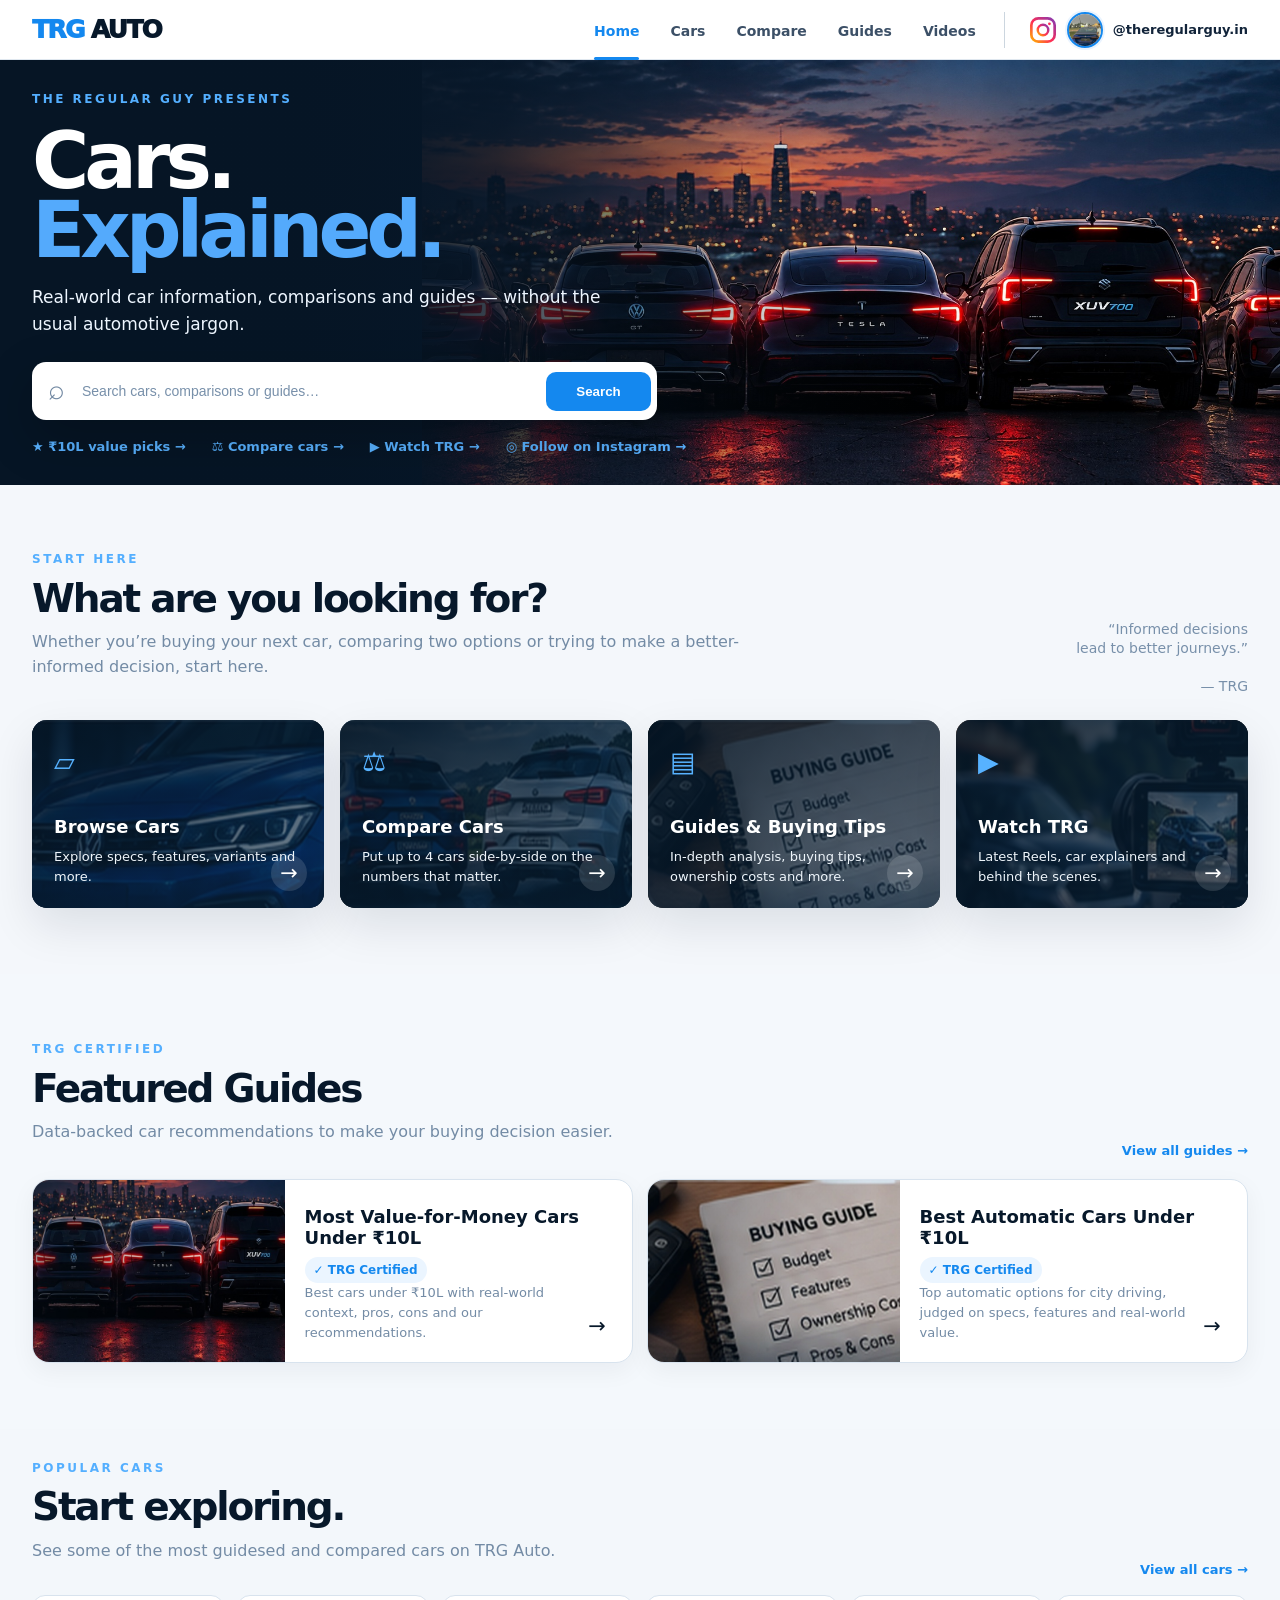
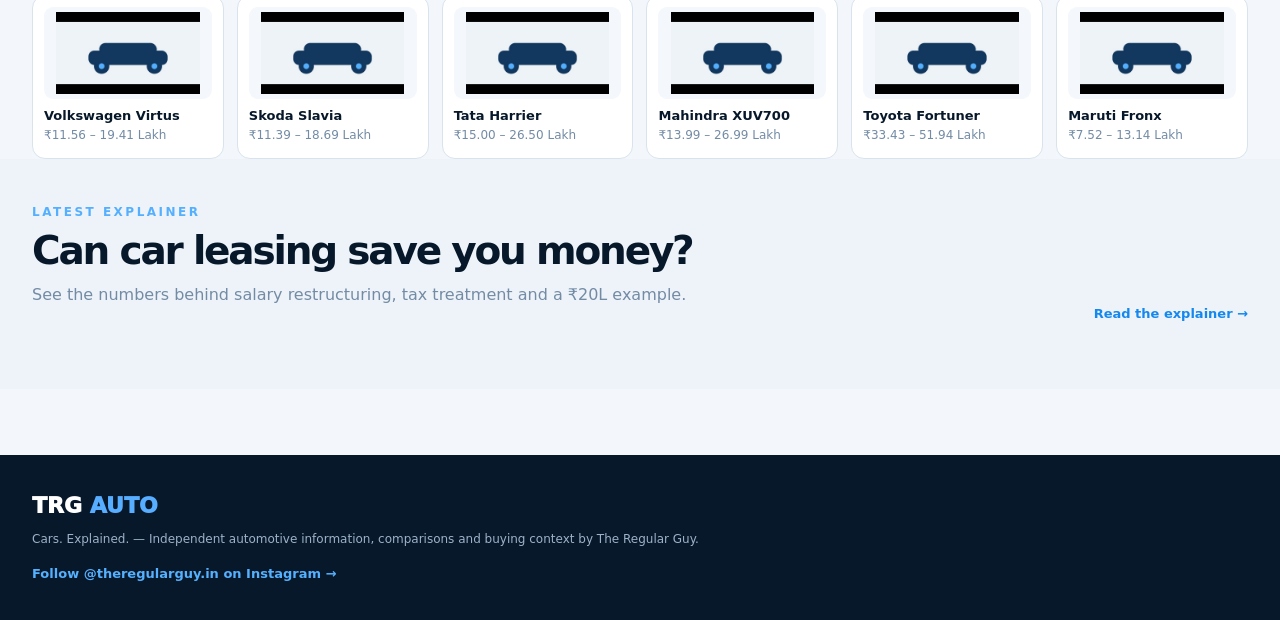
<file: index.html>
<!doctype html><html lang="en"><head><meta charset="utf-8"><meta name="viewport" content="width=device-width,initial-scale=1"><title>TRG Auto — Cars. Explained.</title><meta name="description" content="TRG Auto — Cars. Explained."><link rel="stylesheet" href="assets/styles.css?v=6.2"></head><body><header class="nav"><div class="container navin">
<a class="logo" href="index.html" aria-label="TRG Auto home"><span>TRG</span> AUTO</a>
<button class="menu-toggle" aria-label="Open navigation">☰</button>
<nav class="links" id="siteNav"><a href="index.html">Home</a><a href="cars.html">Cars</a><a href="compare.html">Compare</a><a href="guides.html">Guides</a><a href="videos.html">Videos</a></nav>
<a class="social" href="https://www.instagram.com/theregularguy.in/" target="_blank" rel="noopener" aria-label="Open @theregularguy.in on Instagram"><svg class="igicon" viewBox="0 0 24 24" aria-hidden="true"><defs><linearGradient id="ig" x1="0" y1="1" x2="1" y2="0"><stop offset="0" stop-color="#ffb300"/><stop offset=".45" stop-color="#ff2d55"/><stop offset="1" stop-color="#833ab4"/></linearGradient></defs><rect x="2" y="2" width="20" height="20" rx="6" fill="none" stroke="url(#ig)" stroke-width="2.3"/><circle cx="12" cy="12" r="4.5" fill="none" stroke="url(#ig)" stroke-width="2.1"/><circle cx="17.5" cy="6.7" r="1.2" fill="#ff2d55"/></svg><img class="igdp" src="assets/insta-dp.jpg" alt="The Regular Guy"><span class="ighandle">@theregularguy.in</span></a>
</div></header><main><section class="hero"><div class="hero-media"></div><div class="hero-shade"></div><div class="container hero-grid"><div class="hero-copy"><div class="eyebrow">THE REGULAR GUY PRESENTS</div><h1>Cars.<br><span>Explained.</span></h1><p>Real-world car information, comparisons and guides — without the usual automotive jargon.</p><div class="search"><span class="search-icon">⌕</span><input id="siteSearch" autocomplete="off" placeholder="Search cars, comparisons or guides…"><button id="searchBtn" class="btn">Search</button><div id="searchSuggest" class="search-suggest"></div></div><div class="quicklinks"><a href="guide.html?guide=value">★ ₹10L value picks →</a><a href="compare.html">⚖ Compare cars →</a><a href="videos.html">▶ Watch TRG →</a><a href="https://www.instagram.com/theregularguy.in/" target="_blank" rel="noopener">◎ Follow on Instagram →</a></div></div></div></section>
<section class="section start-section"><div class="container"><div class="start-head"><div><div class="kicker">START HERE</div><h2>What are you looking for?</h2><p class="sub">Whether you’re buying your next car, comparing two options or trying to make a better-informed decision, start here.</p></div><div class="quote">“Informed decisions<br>lead to better journeys.”<br><br>— TRG</div></div><div class="tools"><a class="tool" href="cars.html"><img src="assets/thumb-browse.jpg" alt="Browse Cars"><div class="tool-overlay"></div><div class="tool-copy"><div class="icon">▱</div><h3>Browse Cars</h3><p>Explore specs, features, variants and more.</p></div><span class="arrow">→</span></a><a class="tool" href="compare.html"><img src="assets/thumb-compare.jpg" alt="Compare Cars"><div class="tool-overlay"></div><div class="tool-copy"><div class="icon">⚖</div><h3>Compare Cars</h3><p>Put up to 4 cars side-by-side on the numbers that matter.</p></div><span class="arrow">→</span></a><a class="tool" href="guides.html"><img src="assets/thumb-guides.jpg" alt="Guides and Buying Tips"><div class="tool-overlay"></div><div class="tool-copy"><div class="icon">▤</div><h3>Guides &amp; Buying Tips</h3><p>In-depth analysis, buying tips, ownership costs and more.</p></div><span class="arrow">→</span></a><a class="tool" href="videos.html"><img src="assets/thumb-watch.jpg" alt="Watch TRG"><div class="tool-overlay"></div><div class="tool-copy"><div class="icon">▶</div><h3>Watch TRG</h3><p>Latest Reels, car explainers and behind the scenes.</p></div><span class="arrow">→</span></a></div></div></section>
<section class="section certified"><div class="container"><div class="section-head"><div><div class="kicker">TRG CERTIFIED</div><h2>Featured Guides</h2><p class="sub">Data-backed car recommendations to make your buying decision easier.</p></div><a class="link" href="guides.html">View all guides →</a></div><div class="guide-feature-grid"><a class="guide-feature" href="guide.html?guide=value"><div class="guide-photo"><img src="assets/guide-value.jpg" alt="Most Value-for-Money Cars Under ₹10L guide"></div><div class="guide-text"><h3>Most Value-for-Money Cars Under ₹10L</h3><span class="cert-badge">✓ TRG Certified</span><p>Best cars under ₹10L with real-world context, pros, cons and our recommendations.</p><span class="round-arrow">→</span></div></a><a class="guide-feature" href="guide.html?guide=automatic"><div class="guide-photo"><img src="assets/guide-auto.jpg" alt="Best Automatic Cars Under ₹10L guide"></div><div class="guide-text"><h3>Best Automatic Cars Under ₹10L</h3><span class="cert-badge">✓ TRG Certified</span><p>Top automatic options for city driving, judged on specs, features and real-world value.</p><span class="round-arrow">→</span></div></a></div></div></section>
<section class="section popular-section"><div class="container"><div class="section-head"><div><div class="kicker">POPULAR CARS</div><h2>Start exploring.</h2><p class="sub">See some of the most guidesed and compared cars on TRG Auto.</p></div><a class="link" href="cars.html">View all cars →</a></div><div class="popular-grid" id="popularCars"></div></div><section class="section alt" style="padding-top:44px;padding-bottom:50px"><div class="container"><div class="section-head"><div><div class="kicker">LATEST EXPLAINER</div><h2>Can car leasing save you money?</h2><p class="sub">See the numbers behind salary restructuring, tax treatment and a ₹20L example.</p></div><a class="link" href="car-leasing.html">Read the explainer →</a></div></div></section></main><footer class="footer"><div class="container"><div class="footer-brand">TRG <span>AUTO</span></div><div class="notice">Cars. Explained. — Independent automotive information, comparisons and buying context by The Regular Guy.</div><a href="https://www.instagram.com/theregularguy.in/" target="_blank" rel="noopener" class="footer-insta">Follow @theregularguy.in on Instagram →</a></div></footer><script src="assets/data.js?v=6.2"></script><script src="assets/script.js?v=6.2"></script><script src="assets/menu-v6.js?v=6.2"></script></body></html>
</file>
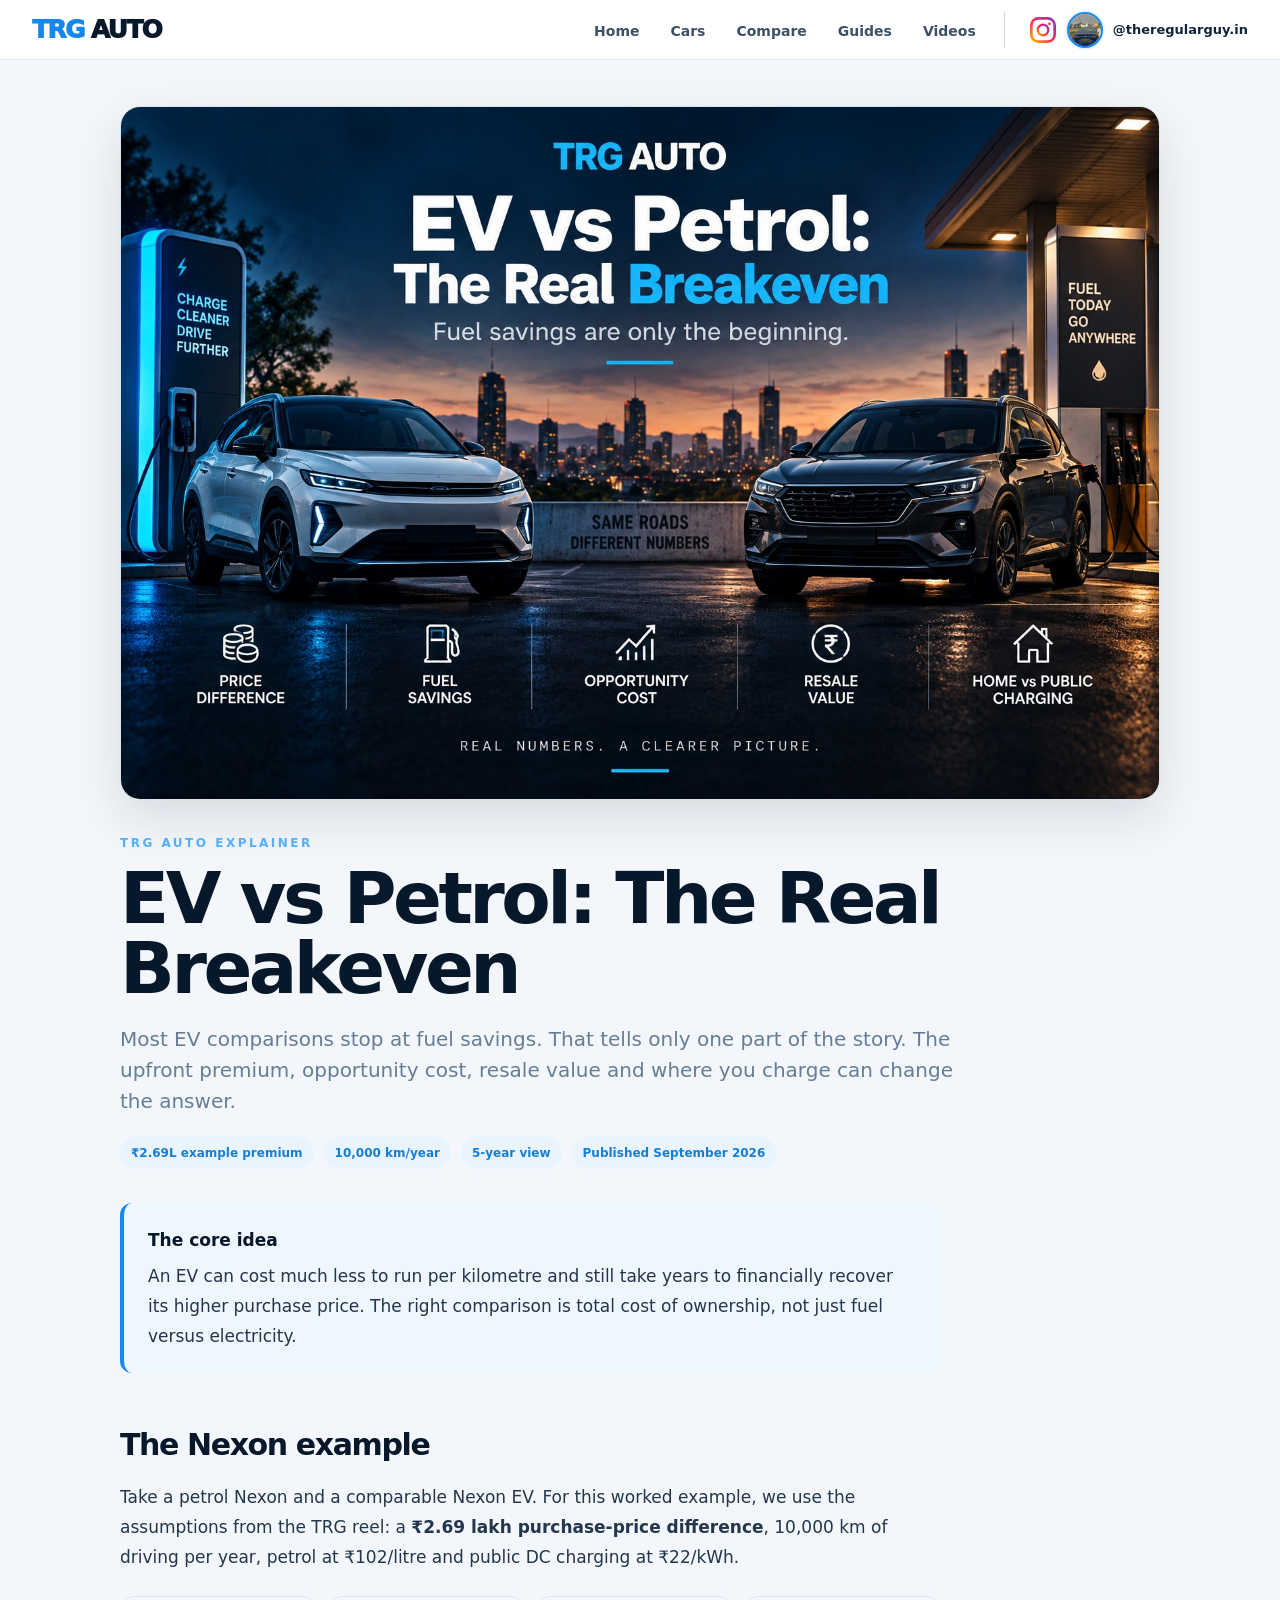
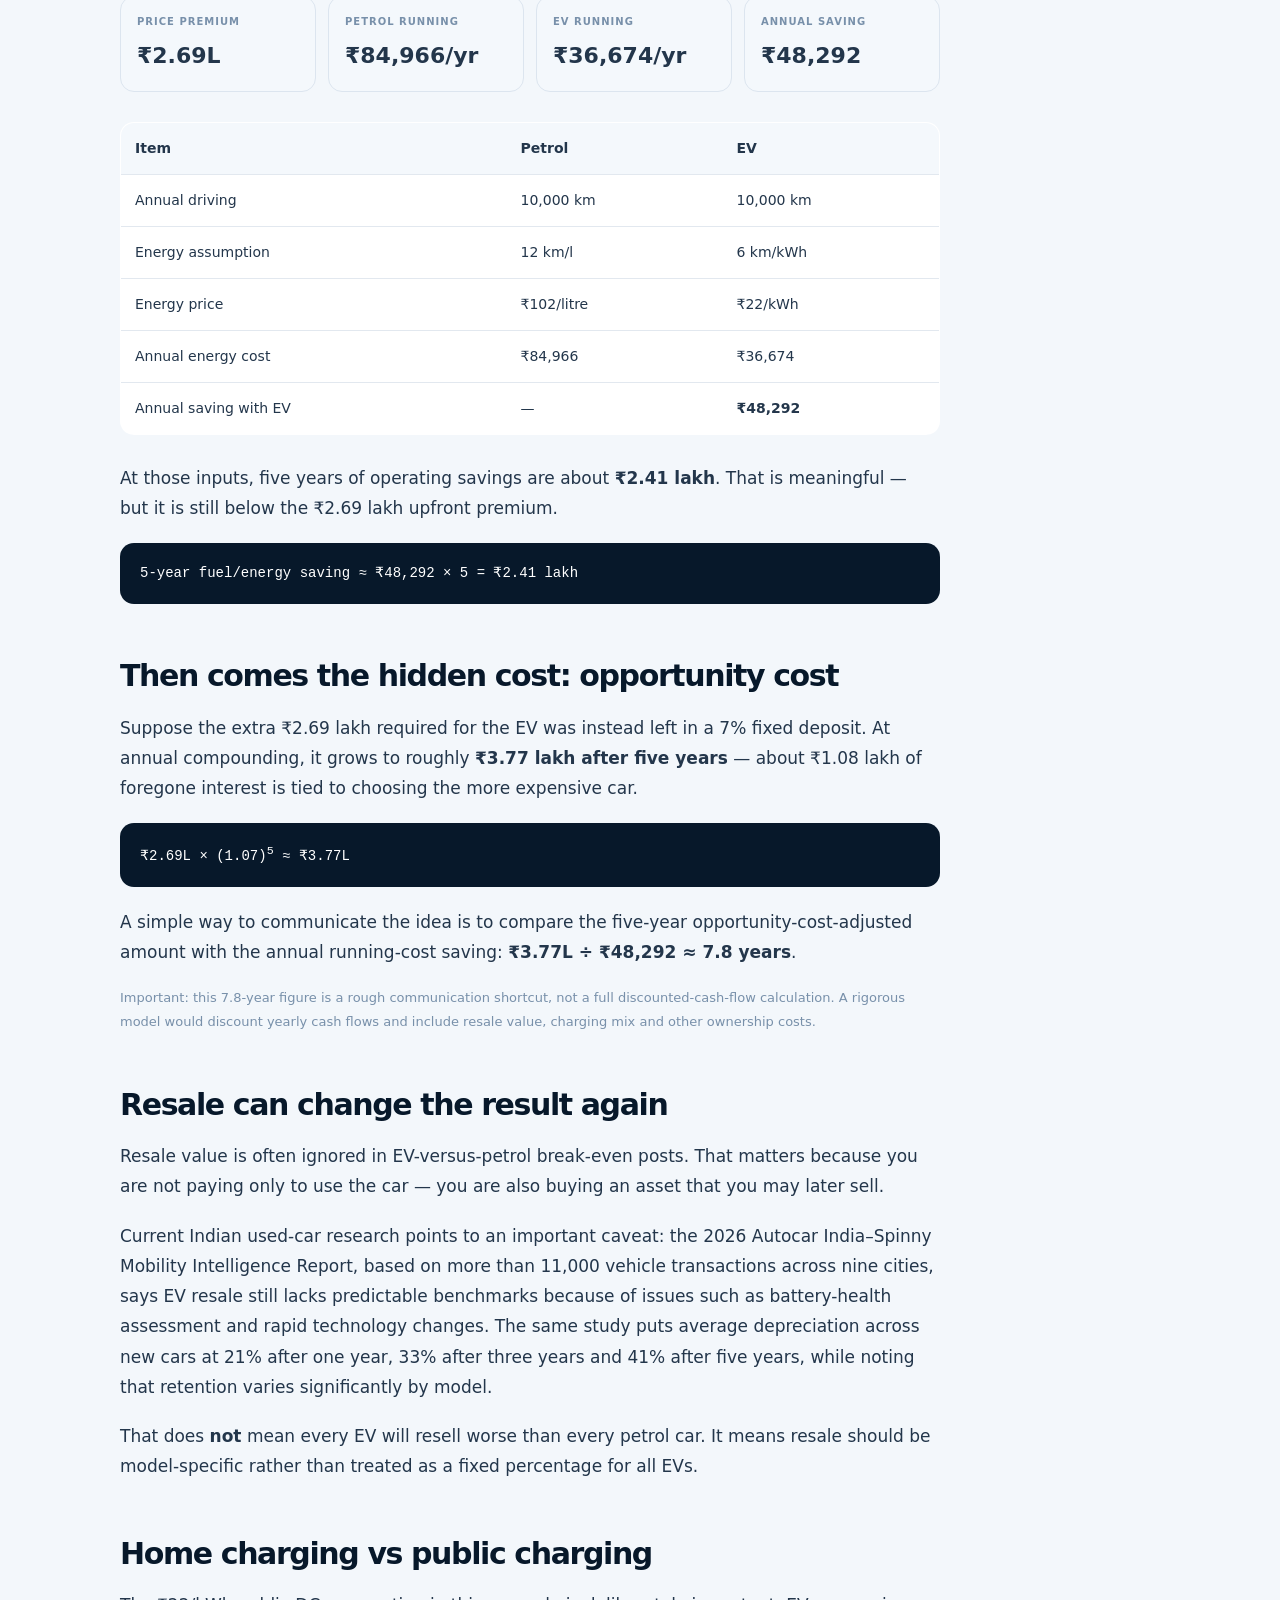
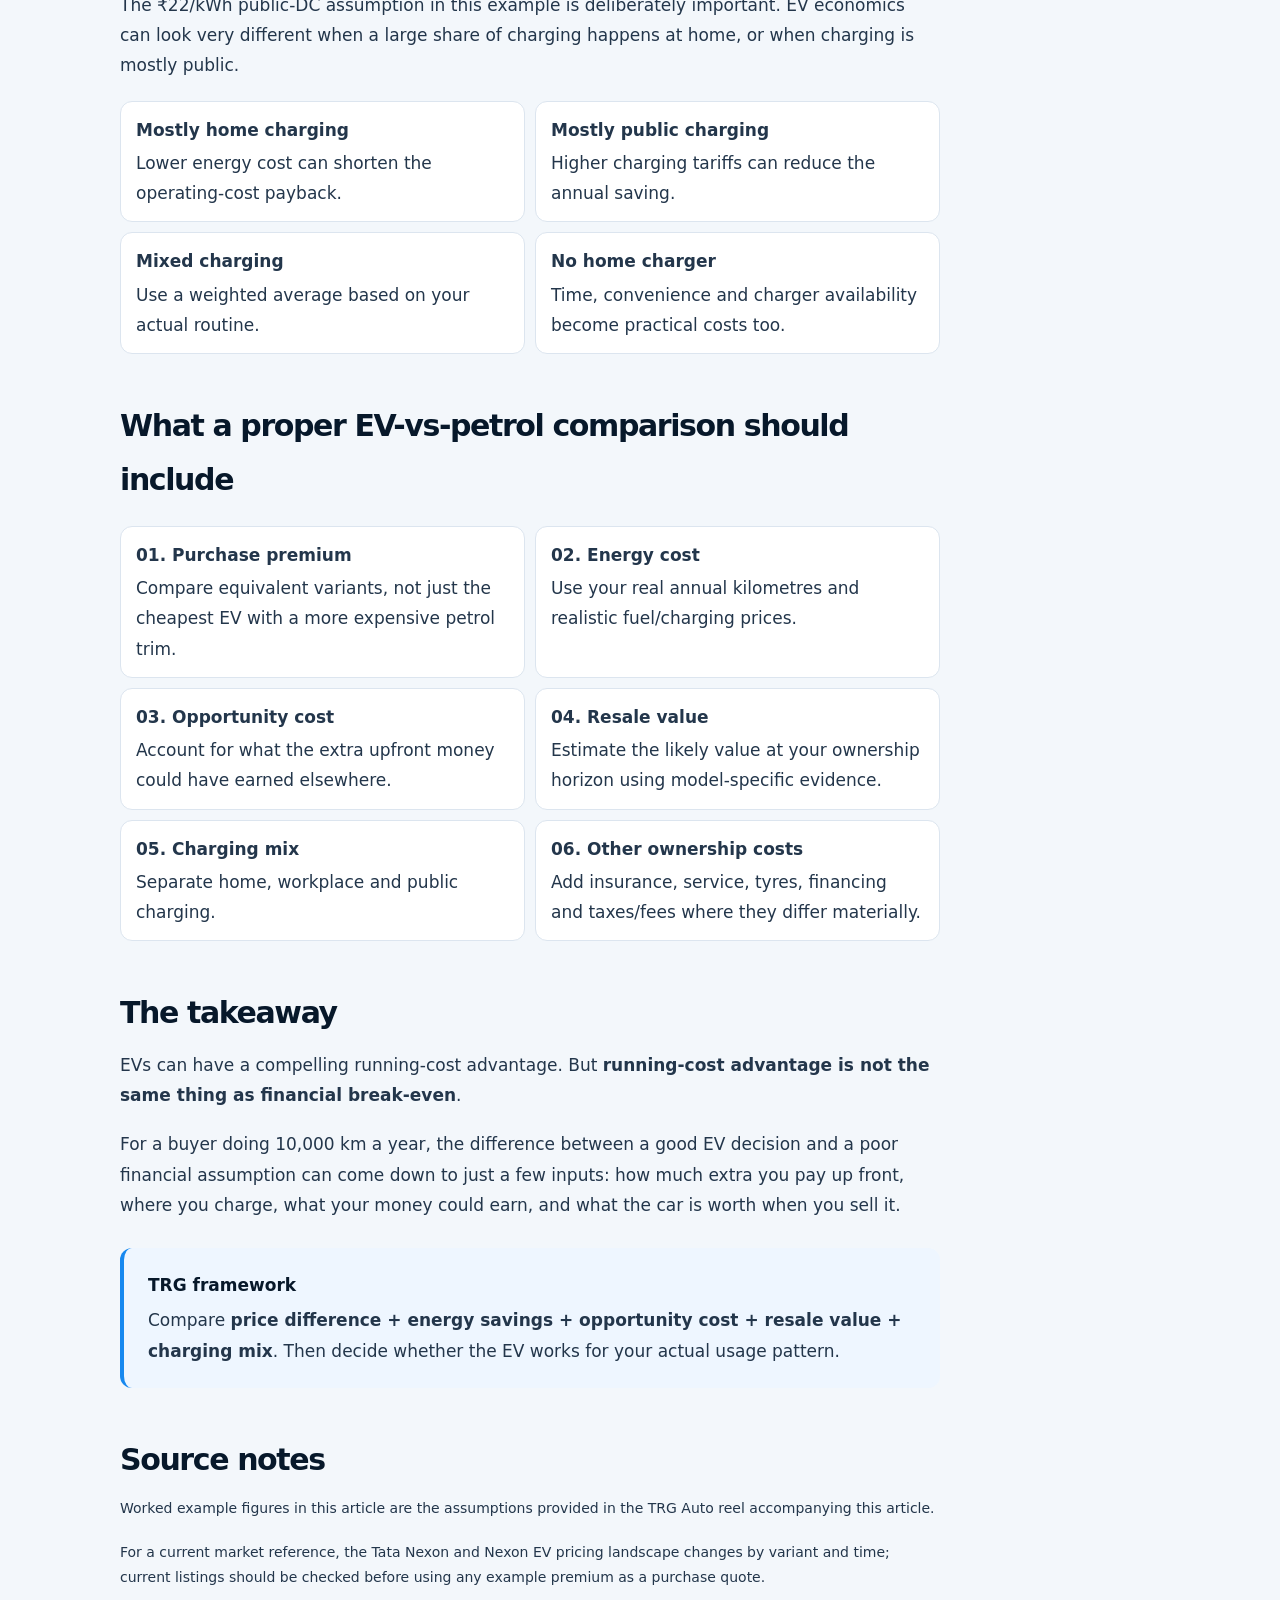
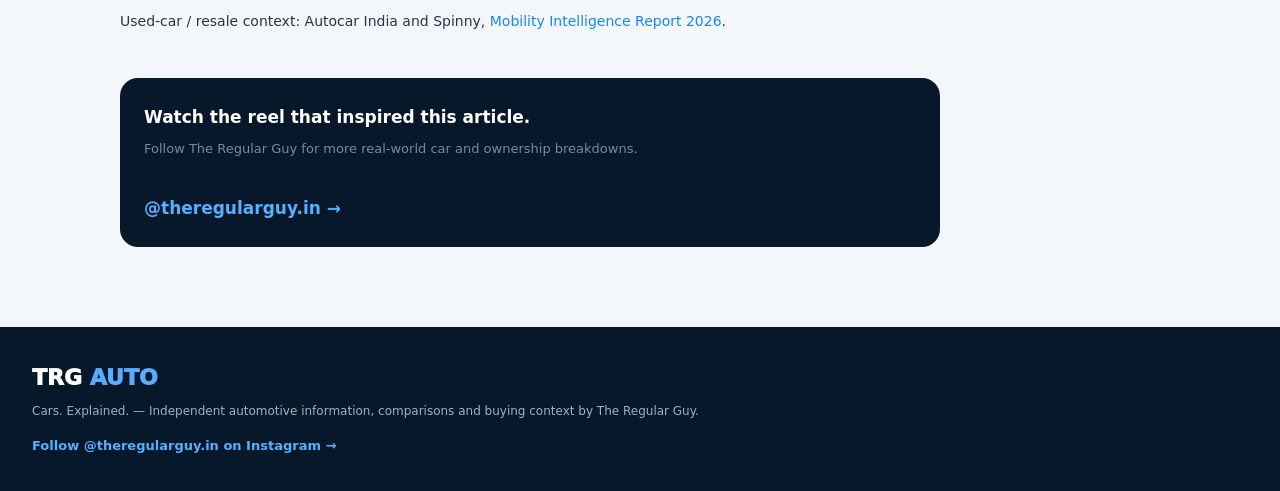
<file: article.html>
<!doctype html>
<html lang="en"><head>
<meta charset="utf-8"><meta name="viewport" content="width=device-width,initial-scale=1">
<title>EV vs Petrol: The Real Breakeven — TRG Auto</title>
<meta name="description" content="Why EV fuel savings alone can overstate the financial advantage. A TRG Auto explainer on price premium, charging cost, opportunity cost and resale value.">
<link rel="stylesheet" href="assets/styles.css?v=5.1">
<style>
.article-page{padding:46px 0 80px}.article-wrap{max-width:1040px;margin:auto}
.article-hero img{width:100%;display:block;border-radius:20px;border:1px solid #dce5ef;box-shadow:0 18px 50px rgba(7,24,42,.12)}
.article-kicker{margin-top:34px}
.article-title{font-size:clamp(42px,6vw,72px);line-height:.98;letter-spacing:-3.5px;margin:10px 0 16px}
.article-dek{font-size:20px;line-height:1.55;color:#667d96;max-width:850px}
.article-meta{display:flex;flex-wrap:wrap;gap:10px;margin:20px 0 34px}.article-meta span{background:#eaf4ff;color:#157fd7;font-size:12px;font-weight:850;padding:7px 11px;border-radius:999px}
.article-body{max-width:820px;font-size:17px;line-height:1.78;color:#23364b}.article-body h2{font-size:30px;letter-spacing:-1.4px;color:#07182a;margin:45px 0 10px}.article-body h3{font-size:23px;letter-spacing:-.8px;color:#07182a;margin:32px 0 8px}.article-body p{margin:0 0 19px}
.takeaway{margin:28px 0;padding:22px 24px;background:#eef6ff;border-left:4px solid #1688ef;border-radius:12px}.takeaway strong{display:block;color:#07182a;margin-bottom:5px}
.num-grid{display:grid;grid-template-columns:repeat(4,1fr);gap:12px;margin:24px 0 30px}.num{background:#f4f8fc;border:1px solid #dce5ef;border-radius:14px;padding:16px}.num small{display:block;color:#7890aa;text-transform:uppercase;letter-spacing:1px;font-size:10px;font-weight:900}.num b{display:block;font-size:22px;margin-top:5px}
.article-table{width:100%;border-collapse:collapse;margin:18px 0 28px;background:#fff;border:1px solid #dce5ef;border-radius:14px;overflow:hidden}.article-table th,.article-table td{padding:13px 14px;border-bottom:1px solid #e2e8ef;text-align:left;font-size:14px}.article-table th{background:#f4f8fc;font-weight:900}.article-table tr:last-child td{border-bottom:0}
.formula{background:#07182a;color:#fff;border-radius:14px;padding:18px 20px;margin:20px 0;font-family:ui-monospace,SFMono-Regular,Menlo,monospace;font-size:14px;overflow:auto}.muted-note{font-size:13px;color:#7890aa}
.checks{display:grid;grid-template-columns:1fr 1fr;gap:10px;margin:20px 0}.check{padding:13px 15px;border:1px solid #dce5ef;border-radius:12px;background:#fff}.check b{display:block;margin-bottom:3px}
.source-list{font-size:14px}.source-list a{color:#1688ef}.article-footer-cta{margin-top:44px;background:#07182a;color:#fff;border-radius:18px;padding:24px}.article-footer-cta a{color:#55b0ff;font-weight:850}
@media(max-width:700px){.article-page{padding:28px 0 55px}.article-title{font-size:45px;letter-spacing:-2.4px}.article-dek{font-size:17px}.article-body{font-size:16px}.article-body h2{font-size:27px}.num-grid{grid-template-columns:1fr 1fr}.checks{grid-template-columns:1fr}.article-table{min-width:720px}.table-scroll{overflow:auto}}
</style></head><body>
<header class="nav"><div class="container navin">
<a class="logo" href="index.html" aria-label="TRG Auto home"><span>TRG</span> AUTO</a>
<button class="menu-toggle" aria-label="Open navigation">☰</button>
<nav class="links" id="siteNav"><a href="index.html">Home</a><a href="cars.html">Cars</a><a href="compare.html">Compare</a><a href="guides.html">Guides</a><a href="videos.html">Videos</a></nav>
<a class="social" href="https://www.instagram.com/theregularguy.in/" target="_blank" rel="noopener" aria-label="Open @theregularguy.in on Instagram">
<svg class="igicon" viewBox="0 0 24 24" aria-hidden="true"><defs><linearGradient id="ig" x1="0" y1="1" x2="1" y2="0"><stop offset="0" stop-color="#ffb300"/><stop offset=".45" stop-color="#ff2d55"/><stop offset="1" stop-color="#833ab4"/></linearGradient></defs><rect x="2" y="2" width="20" height="20" rx="6" fill="none" stroke="url(#ig)" stroke-width="2.3"/><circle cx="12" cy="12" r="4.5" fill="none" stroke="url(#ig)" stroke-width="2.1"/><circle cx="17.5" cy="6.7" r="1.2" fill="#ff2d55"/></svg>
<img class="igdp" src="assets/insta-dp.jpg" alt="The Regular Guy"><span class="ighandle">@theregularguy.in</span></a>
</div></header>

<main class="article-page"><div class="article-wrap">
<div class="article-hero"><img src="assets/article-ev-breakeven.jpg" alt="EV versus petrol cost comparison for TRG Auto"></div>
<div class="article-kicker kicker">TRG AUTO EXPLAINER</div>
<h1 class="article-title">EV vs Petrol: The Real Breakeven</h1>
<p class="article-dek">Most EV comparisons stop at fuel savings. That tells only one part of the story. The upfront premium, opportunity cost, resale value and where you charge can change the answer.</p>
<div class="article-meta"><span>₹2.69L example premium</span><span>10,000 km/year</span><span>5-year view</span><span>Published September 2026</span></div>

<article class="article-body">
<div class="takeaway"><strong>The core idea</strong> An EV can cost much less to run per kilometre and still take years to financially recover its higher purchase price. The right comparison is total cost of ownership, not just fuel versus electricity.</div>

<h2>The Nexon example</h2>
<p>Take a petrol Nexon and a comparable Nexon EV. For this worked example, we use the assumptions from the TRG reel: a <b>₹2.69 lakh purchase-price difference</b>, 10,000 km of driving per year, petrol at ₹102/litre and public DC charging at ₹22/kWh.</p>

<div class="num-grid">
<div class="num"><small>Price premium</small><b>₹2.69L</b></div>
<div class="num"><small>Petrol running</small><b>₹84,966/yr</b></div>
<div class="num"><small>EV running</small><b>₹36,674/yr</b></div>
<div class="num"><small>Annual saving</small><b>₹48,292</b></div>
</div>

<div class="table-scroll"><table class="article-table">
<thead><tr><th>Item</th><th>Petrol</th><th>EV</th></tr></thead>
<tbody>
<tr><td>Annual driving</td><td>10,000 km</td><td>10,000 km</td></tr>
<tr><td>Energy assumption</td><td>12 km/l</td><td>6 km/kWh</td></tr>
<tr><td>Energy price</td><td>₹102/litre</td><td>₹22/kWh</td></tr>
<tr><td>Annual energy cost</td><td>₹84,966</td><td>₹36,674</td></tr>
<tr><td>Annual saving with EV</td><td>—</td><td><b>₹48,292</b></td></tr>
</tbody></table></div>

<p>At those inputs, five years of operating savings are about <b>₹2.41 lakh</b>. That is meaningful — but it is still below the ₹2.69 lakh upfront premium.</p>

<div class="formula">5-year fuel/energy saving ≈ ₹48,292 × 5 = ₹2.41 lakh</div>

<h2>Then comes the hidden cost: opportunity cost</h2>
<p>Suppose the extra ₹2.69 lakh required for the EV was instead left in a 7% fixed deposit. At annual compounding, it grows to roughly <b>₹3.77 lakh after five years</b> — about ₹1.08 lakh of foregone interest is tied to choosing the more expensive car.</p>

<div class="formula">₹2.69L × (1.07)<sup>5</sup> ≈ ₹3.77L</div>

<p>A simple way to communicate the idea is to compare the five-year opportunity-cost-adjusted amount with the annual running-cost saving: <b>₹3.77L ÷ ₹48,292 ≈ 7.8 years</b>.</p>

<p class="muted-note">Important: this 7.8-year figure is a rough communication shortcut, not a full discounted-cash-flow calculation. A rigorous model would discount yearly cash flows and include resale value, charging mix and other ownership costs.</p>

<h2>Resale can change the result again</h2>
<p>Resale value is often ignored in EV-versus-petrol break-even posts. That matters because you are not paying only to use the car — you are also buying an asset that you may later sell.</p>

<p>Current Indian used-car research points to an important caveat: the 2026 Autocar India–Spinny Mobility Intelligence Report, based on more than 11,000 vehicle transactions across nine cities, says EV resale still lacks predictable benchmarks because of issues such as battery-health assessment and rapid technology changes. The same study puts average depreciation across new cars at 21% after one year, 33% after three years and 41% after five years, while noting that retention varies significantly by model.</p>

<p>That does <b>not</b> mean every EV will resell worse than every petrol car. It means resale should be model-specific rather than treated as a fixed percentage for all EVs.</p>

<h2>Home charging vs public charging</h2>
<p>The ₹22/kWh public-DC assumption in this example is deliberately important. EV economics can look very different when a large share of charging happens at home, or when charging is mostly public.</p>

<div class="checks">
<div class="check"><b>Mostly home charging</b> Lower energy cost can shorten the operating-cost payback.</div>
<div class="check"><b>Mostly public charging</b> Higher charging tariffs can reduce the annual saving.</div>
<div class="check"><b>Mixed charging</b> Use a weighted average based on your actual routine.</div>
<div class="check"><b>No home charger</b> Time, convenience and charger availability become practical costs too.</div>
</div>

<h2>What a proper EV-vs-petrol comparison should include</h2>
<div class="checks">
<div class="check"><b>01. Purchase premium</b> Compare equivalent variants, not just the cheapest EV with a more expensive petrol trim.</div>
<div class="check"><b>02. Energy cost</b> Use your real annual kilometres and realistic fuel/charging prices.</div>
<div class="check"><b>03. Opportunity cost</b> Account for what the extra upfront money could have earned elsewhere.</div>
<div class="check"><b>04. Resale value</b> Estimate the likely value at your ownership horizon using model-specific evidence.</div>
<div class="check"><b>05. Charging mix</b> Separate home, workplace and public charging.</div>
<div class="check"><b>06. Other ownership costs</b> Add insurance, service, tyres, financing and taxes/fees where they differ materially.</div>
</div>

<h2>The takeaway</h2>
<p>EVs can have a compelling running-cost advantage. But <b>running-cost advantage is not the same thing as financial break-even</b>.</p>

<p>For a buyer doing 10,000 km a year, the difference between a good EV decision and a poor financial assumption can come down to just a few inputs: how much extra you pay up front, where you charge, what your money could earn, and what the car is worth when you sell it.</p>

<div class="takeaway"><strong>TRG framework</strong> Compare <b>price difference + energy savings + opportunity cost + resale value + charging mix</b>. Then decide whether the EV works for your actual usage pattern.</div>

<h2>Source notes</h2>
<div class="source-list">
<p>Worked example figures in this article are the assumptions provided in the TRG Auto reel accompanying this article.</p>
<p>For a current market reference, the Tata Nexon and Nexon EV pricing landscape changes by variant and time; current listings should be checked before using any example premium as a purchase quote.</p>
<p>Used-car / resale context: Autocar India and Spinny, <a href="https://www.autocarindia.com/industry/autocar-india-and-spinny-reveal-used-car-study-2026" target="_blank" rel="noopener">Mobility Intelligence Report 2026</a>.</p>
</div>

<div class="article-footer-cta"><b>Watch the reel that inspired this article.</b><br><span class="muted">Follow The Regular Guy for more real-world car and ownership breakdowns.</span><br><br><a href="https://www.instagram.com/theregularguy.in/" target="_blank" rel="noopener">@theregularguy.in →</a></div>
</article>
</div></main>

<footer class="footer"><div class="container"><div class="footer-brand">TRG <span>AUTO</span></div><div class="notice">Cars. Explained. — Independent automotive information, comparisons and buying context by The Regular Guy.</div><a href="https://www.instagram.com/theregularguy.in/" target="_blank" rel="noopener" class="footer-insta">Follow @theregularguy.in on Instagram →</a></div></footer>
<script src="assets/data.js?v=5.1"></script><script src="assets/script.js?v=5.1"></script>
</body></html>
</file>
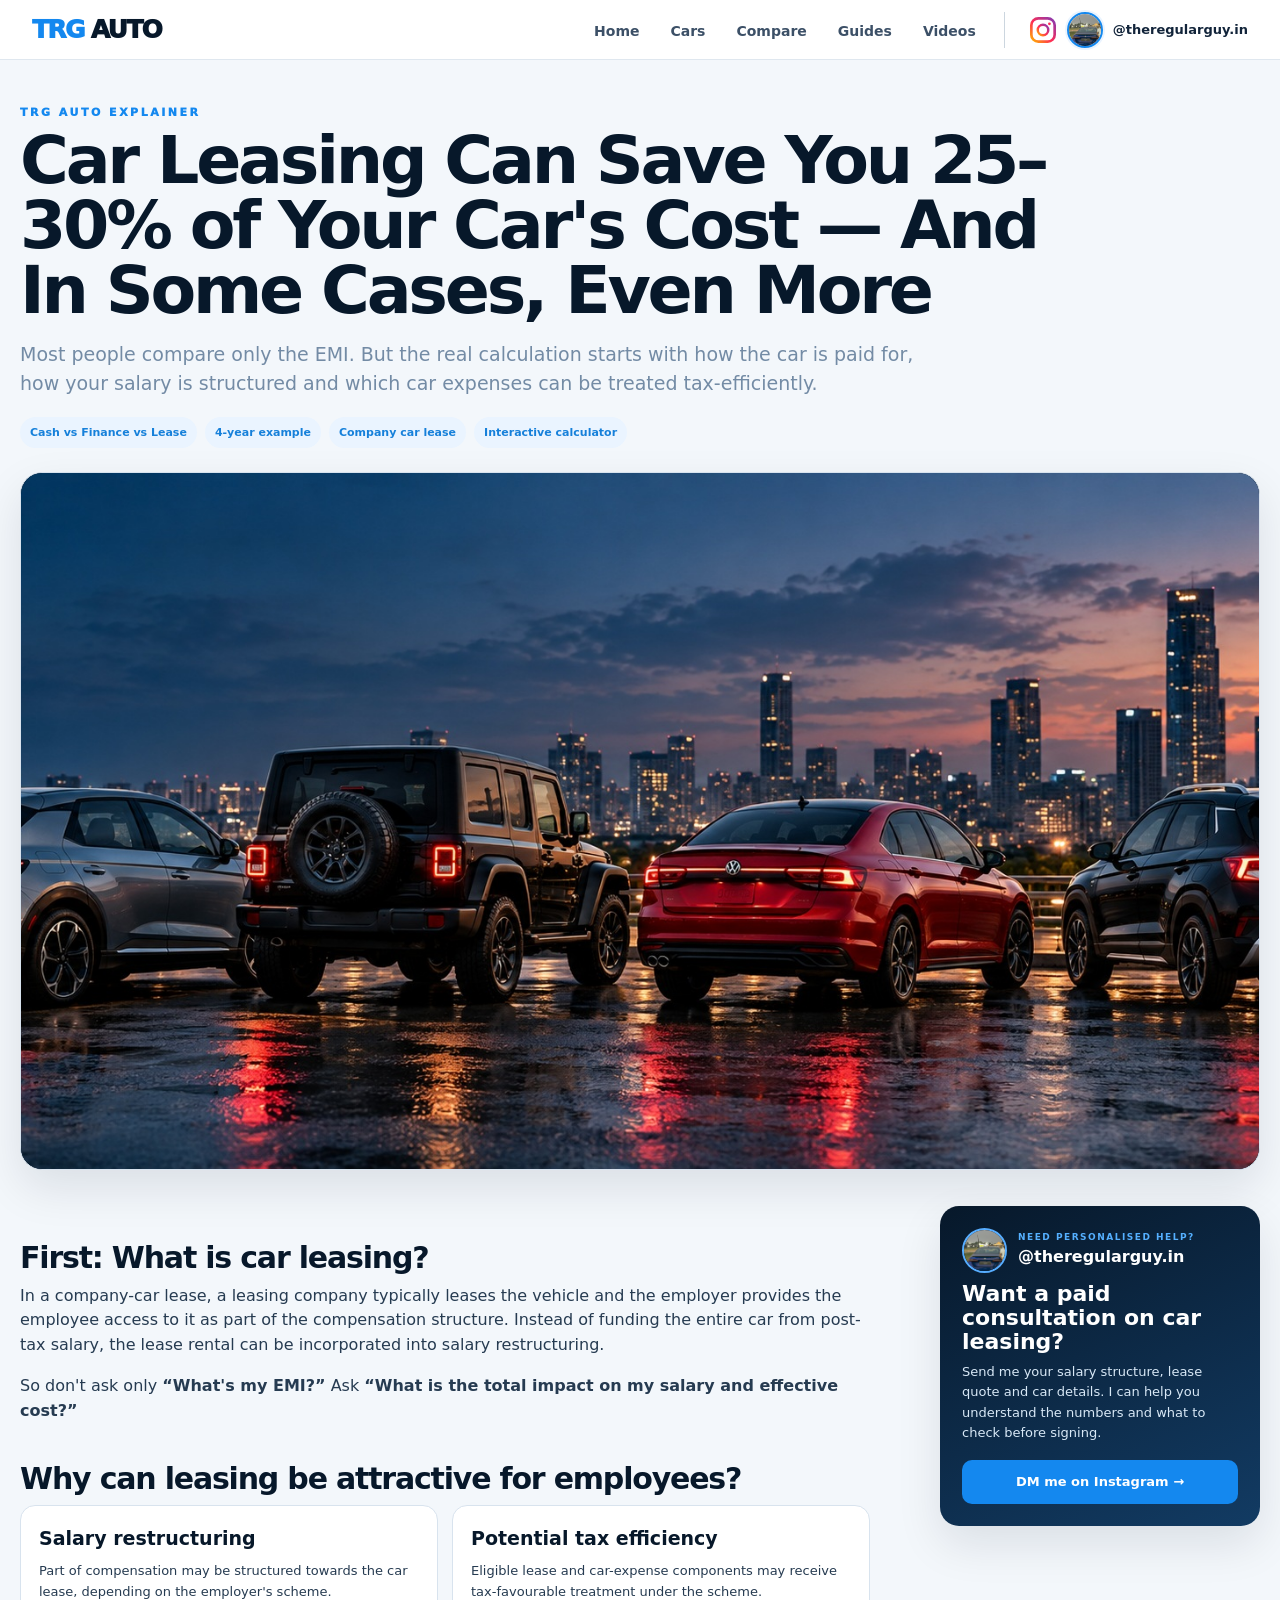
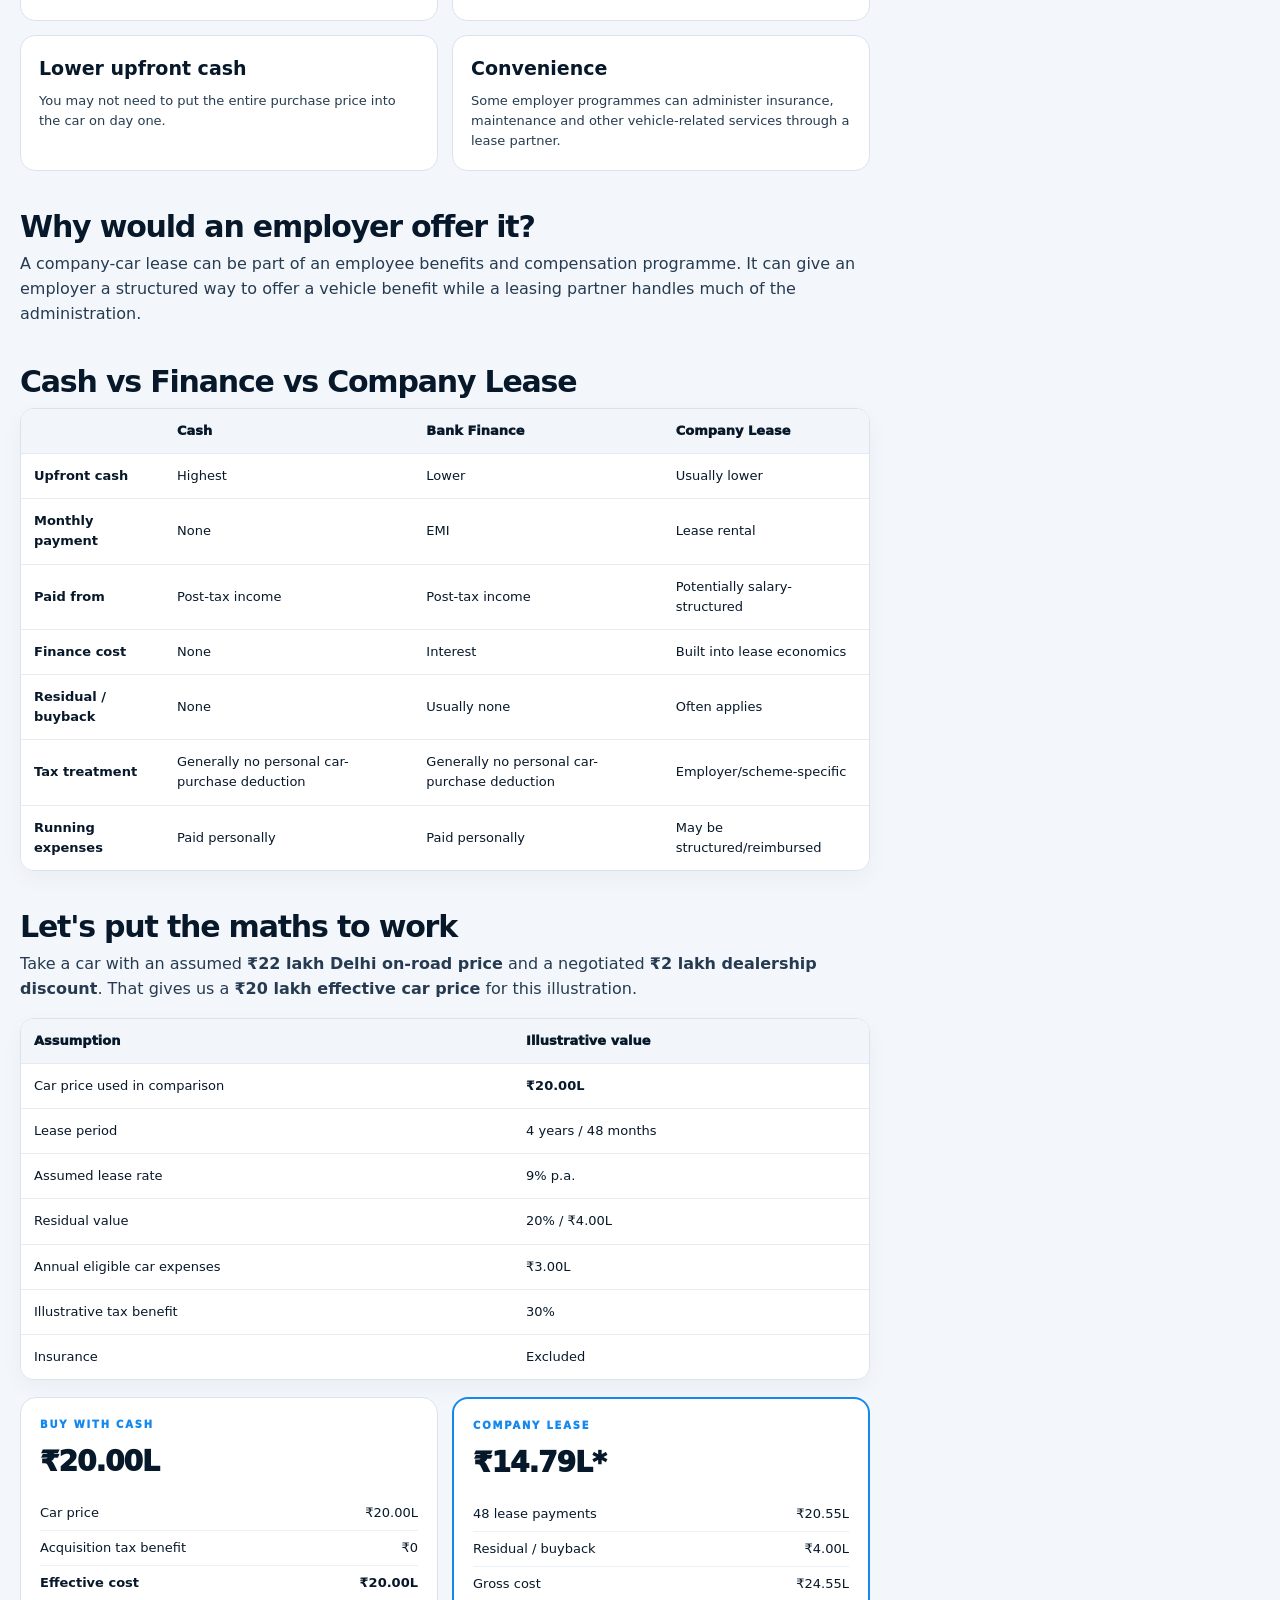
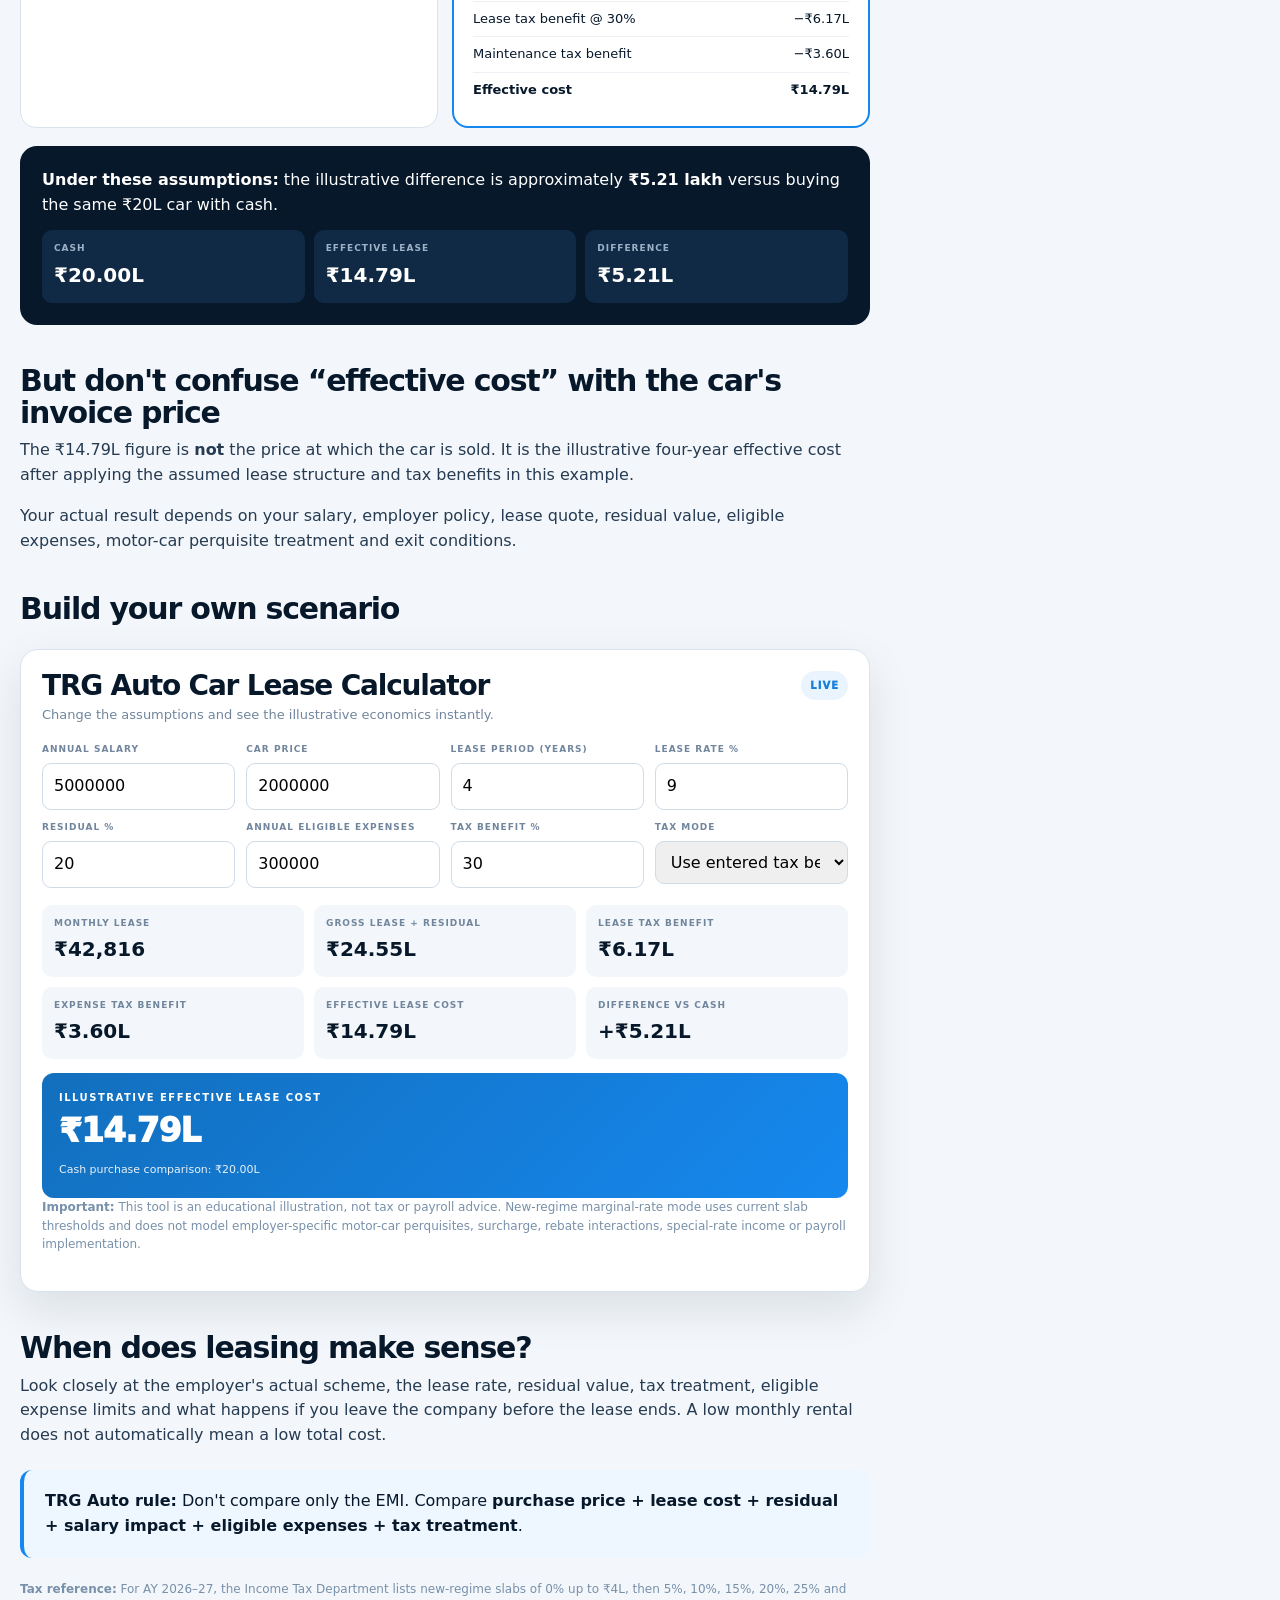
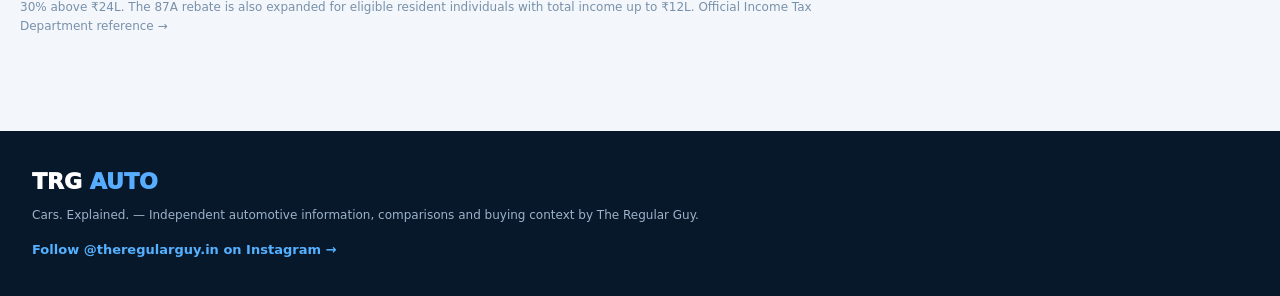
<file: car-leasing.html>
<!doctype html>
<html lang="en">
<head>
<meta charset="utf-8">
<meta name="viewport" content="width=device-width,initial-scale=1">
<title>Car Leasing Can Save You 25–30% of Your Car's Cost — TRG Auto</title>
<meta name="description" content="Car leasing can reduce the effective cost of a car through salary restructuring and eligible expense treatment. See a worked ₹20 lakh example and use the TRG Auto car lease calculator.">
<link rel="stylesheet" href="assets/styles.css?v=6.2">
<style>
.lease-article{padding:36px 0 80px}.lease-wrap{width:min(1240px,calc(100% - 40px));margin:auto}
.lease-hero{border-radius:22px;overflow:hidden;border:1px solid var(--line);box-shadow:var(--shadow);background:#07182a}
.lease-hero img{width:100%;display:block;aspect-ratio:16/7;object-fit:cover;object-position:center}
.lease-layout{display:grid;grid-template-columns:minmax(0,1fr) 320px;gap:32px;align-items:start}
.lease-main{padding-top:34px;max-width:850px}
.lease-kicker{color:var(--blue);font-size:11px;letter-spacing:2.5px;font-weight:950;text-transform:uppercase}
.lease-main h1{font-size:clamp(44px,5.3vw,72px);line-height:.98;letter-spacing:-3.2px;margin:10px 0 16px}
.lease-dek{font-size:19px;color:var(--muted);line-height:1.55;margin:0 0 20px}
.lease-tags{display:flex;flex-wrap:wrap;gap:8px;margin-bottom:26px}.lease-tag{background:#eaf4ff;color:#1680da;border-radius:999px;padding:7px 10px;font-size:11px;font-weight:850}
.lease-main h2{font-size:30px;letter-spacing:-1.2px;margin:40px 0 10px;line-height:1.05}
.lease-main p{font-size:16px;color:#263b51;margin:0 0 16px}
.lease-callout{padding:19px 21px;background:#eef6ff;border-left:4px solid var(--blue);border-radius:12px;margin:22px 0}
.lease-grid2{display:grid;grid-template-columns:1fr 1fr;gap:14px}
.lease-card{background:#fff;border:1px solid var(--line);border-radius:15px;padding:18px}
.lease-card h3{font-size:19px;margin:0 0 8px}.lease-card p{font-size:13px;margin:0}
.lease-table{width:100%;border-collapse:collapse;min-width:650px;background:#fff}.lease-table th,.lease-table td{padding:12px 13px;border-bottom:1px solid #e5ebf1;font-size:13px;text-align:left}.lease-table th{background:#f2f6fa;font-weight:950}.lease-table tr:last-child td{border-bottom:0}
.lease-table-wrap{overflow:auto;border:1px solid var(--line);border-radius:14px;box-shadow:0 8px 22px rgba(7,24,42,.04)}
.compare-cards{display:grid;grid-template-columns:1fr 1fr;gap:14px;margin-top:17px}.compare-card{background:#fff;border:1px solid var(--line);border-radius:16px;padding:19px}.compare-card.primary{border:2px solid var(--blue)}
.compare-card .label{font-size:10px;color:var(--blue);letter-spacing:1.8px;font-weight:950;text-transform:uppercase}.compare-card .big{font-size:28px;font-weight:950;letter-spacing:-1px;margin:7px 0 13px}.compare-row{display:flex;justify-content:space-between;gap:12px;border-bottom:1px solid #edf1f5;padding:7px 0;font-size:13px}.compare-row:last-child{border-bottom:0}
.result-box{background:#07182a;color:#fff;border-radius:17px;padding:22px;margin-top:18px}.result-grid{display:grid;grid-template-columns:repeat(3,1fr);gap:9px;margin-top:13px}.result-metric{background:#102a45;border-radius:10px;padding:12px}.result-metric small{display:block;color:#9db2c8;text-transform:uppercase;font-size:9px;letter-spacing:1px;font-weight:900}.result-metric b{display:block;font-size:20px;margin-top:4px}
.consult-box{position:sticky;top:90px;margin-top:70px;background:linear-gradient(155deg,#07182a,#123b63);color:#fff;border-radius:19px;padding:22px;box-shadow:var(--shadow)}
.consult-head{display:flex;gap:11px;align-items:center}.consult-head img{width:45px;height:45px;border-radius:50%;object-fit:cover;border:2px solid var(--blue2)}.consult-mini{color:#55b0ff;text-transform:uppercase;letter-spacing:1.5px;font-size:9px;font-weight:900}.consult-box h3{font-size:22px;line-height:1.08;margin:9px 0}.consult-box p{font-size:13px;color:#d8e8f6;margin:0 0 17px}.consult-cta{display:block;text-align:center;background:var(--blue);padding:12px;border-radius:10px;font-weight:900;font-size:13px}
.lease-note{font-size:12px!important;color:#7890aa!important}
.calc-box{margin-top:24px;background:#fff;border:1px solid var(--line);border-radius:18px;padding:21px;box-shadow:var(--shadow)}
.calc-title{display:flex;align-items:start;justify-content:space-between;gap:18px}.calc-title h2{margin:0;font-size:28px}.live{background:#eaf4ff;color:#1680da;font-size:10px;font-weight:950;letter-spacing:1px;padding:7px 9px;border-radius:999px}
.calc-fields{display:grid;grid-template-columns:repeat(4,1fr);gap:11px;margin-top:18px}.calc-field label{display:block;color:#71869d;font-size:9px;letter-spacing:1px;text-transform:uppercase;font-weight:900;margin-bottom:6px}.calc-field input,.calc-field select{width:100%;padding:10px 11px;border:1px solid #cfdbe7;border-radius:9px;font:inherit;outline:0}.calc-field input:focus,.calc-field select:focus{border-color:var(--blue);box-shadow:0 0 0 3px #e8f4ff}
.calc-outs{display:grid;grid-template-columns:repeat(3,1fr);gap:10px;margin-top:17px}.calc-out{background:#f3f7fb;border-radius:10px;padding:12px}.calc-out small{display:block;color:#71869d;font-size:9px;letter-spacing:1px;text-transform:uppercase;font-weight:900}.calc-out b{display:block;font-size:20px;margin-top:3px}
.calc-result{margin-top:14px;background:linear-gradient(135deg,#126fbd,#1688ef);color:#fff;border-radius:12px;padding:17px}.calc-result .amount{font-size:33px;font-weight:950;letter-spacing:-1px}.calc-result small{font-size:11px;opacity:.9}
@media(max-width:900px){.lease-layout{grid-template-columns:1fr}.consult-box{position:static;margin-top:10px;order:-1}.calc-fields{grid-template-columns:repeat(2,1fr)}}
@media(max-width:640px){.lease-wrap{width:calc(100% - 24px)}.lease-hero img{aspect-ratio:4/3}.lease-main h1{font-size:43px;letter-spacing:-2.3px}.lease-dek{font-size:17px}.lease-grid2,.compare-cards,.result-grid,.calc-outs{grid-template-columns:1fr}.calc-fields{grid-template-columns:1fr}.lease-main h2{font-size:27px}}

<style id="trg-leasing-page-final">
.lease-article{padding:30px 0 80px}
.lease-wrap{width:min(1240px,calc(100% - 40px));margin:auto}
.lease-header{padding:8px 0 0}
.lease-header .lease-kicker{margin-bottom:4px}
.lease-header h1{max-width:1040px;margin:7px 0 16px;font-size:clamp(44px,5.2vw,72px);line-height:.98;letter-spacing:-3.2px}
.lease-header .lease-dek{max-width:900px;margin-bottom:18px}
.lease-header .lease-tags{margin-bottom:0}
.lease-hero{margin-top:24px;border-radius:22px;overflow:hidden;border:1px solid var(--line);box-shadow:var(--shadow);background:#07182a}
.lease-hero img{display:block;width:100%;height:auto;aspect-ratio:16/9;object-fit:cover;object-position:center}
.lease-layout{display:grid;grid-template-columns:minmax(0,1fr) 320px;gap:32px;align-items:start}
.lease-main{padding-top:32px;max-width:850px}
.lease-main h2{font-size:30px;letter-spacing:-1.2px;margin:40px 0 10px;line-height:1.05}
.lease-main p{font-size:16px;color:#263b51;margin:0 0 16px}
.lease-callout{padding:19px 21px;background:#eef6ff;border-left:4px solid var(--blue);border-radius:12px;margin:22px 0}
.lease-grid2{display:grid;grid-template-columns:1fr 1fr;gap:14px}
.lease-card{background:#fff;border:1px solid var(--line);border-radius:15px;padding:18px}
.lease-card h3{font-size:19px;margin:0 0 8px}.lease-card p{font-size:13px;margin:0}
.lease-table-wrap{overflow:auto;border:1px solid var(--line);border-radius:14px;box-shadow:0 8px 22px rgba(7,24,42,.04)}
.lease-table{width:100%;border-collapse:collapse;min-width:650px;background:#fff}
.lease-table th,.lease-table td{padding:12px 13px;border-bottom:1px solid #e5ebf1;font-size:13px;text-align:left}
.lease-table th{background:#f2f6fa;font-weight:950}.lease-table tr:last-child td{border-bottom:0}
.compare-cards{display:grid;grid-template-columns:1fr 1fr;gap:14px;margin-top:17px}
.compare-card{background:#fff;border:1px solid var(--line);border-radius:16px;padding:19px}
.compare-card.primary{border:2px solid var(--blue)}
.compare-card .label{font-size:10px;color:var(--blue);letter-spacing:1.8px;font-weight:950;text-transform:uppercase}
.compare-card .big{font-size:28px;font-weight:950;letter-spacing:-1px;margin:7px 0 13px}
.compare-row{display:flex;justify-content:space-between;gap:12px;border-bottom:1px solid #edf1f5;padding:7px 0;font-size:13px}
.compare-row:last-child{border-bottom:0}
.result-box{background:#07182a;color:#fff;border-radius:17px;padding:22px;margin-top:18px}
.result-grid{display:grid;grid-template-columns:repeat(3,1fr);gap:9px;margin-top:13px}
.result-metric{background:#102a45;border-radius:10px;padding:12px}
.result-metric small{display:block;color:#9db2c8;text-transform:uppercase;font-size:9px;letter-spacing:1px;font-weight:900}
.result-metric b{display:block;font-size:20px;margin-top:4px}
.consult-box{position:sticky;top:82px;margin-top:36px;background:linear-gradient(155deg,#07182a,#123b63);color:#fff;border-radius:19px;padding:22px;box-shadow:var(--shadow)}
.consult-head{display:flex;gap:11px;align-items:center}
.consult-head img{width:45px;height:45px;border-radius:50%;object-fit:cover;border:2px solid var(--blue2)}
.consult-mini{color:#55b0ff;text-transform:uppercase;letter-spacing:1.5px;font-size:9px;font-weight:900}
.consult-box h3{font-size:22px;line-height:1.08;margin:9px 0}
.consult-box p{font-size:13px;color:#d8e8f6;margin:0 0 17px}
.consult-cta{display:block;text-align:center;background:var(--blue);padding:12px;border-radius:10px;font-weight:900;font-size:13px}
.calc-box{margin-top:24px;background:#fff;border:1px solid var(--line);border-radius:18px;padding:21px;box-shadow:var(--shadow)}
.calc-title{display:flex;align-items:start;justify-content:space-between;gap:18px}
.calc-title h2{margin:0;font-size:28px}
.live{background:#eaf4ff;color:#1680da;font-size:10px;font-weight:950;letter-spacing:1px;padding:7px 9px;border-radius:999px}
.calc-fields{display:grid;grid-template-columns:repeat(4,1fr);gap:11px;margin-top:18px}
.calc-field label{display:block;color:#71869d;font-size:9px;letter-spacing:1px;text-transform:uppercase;font-weight:900;margin-bottom:6px}
.calc-field input,.calc-field select{width:100%;padding:10px 11px;border:1px solid #cfdbe7;border-radius:9px;font:inherit;outline:0}
.calc-field input:focus,.calc-field select:focus{border-color:var(--blue);box-shadow:0 0 0 3px #e8f4ff}
.calc-outs{display:grid;grid-template-columns:repeat(3,1fr);gap:10px;margin-top:17px}
.calc-out{background:#f3f7fb;border-radius:10px;padding:12px}
.calc-out small{display:block;color:#71869d;font-size:9px;letter-spacing:1px;text-transform:uppercase;font-weight:900}
.calc-out b{display:block;font-size:20px;margin-top:3px}
.calc-result{margin-top:14px;background:linear-gradient(135deg,#126fbd,#1688ef);color:#fff;border-radius:12px;padding:17px}
.calc-result .amount{font-size:33px;font-weight:950;letter-spacing:-1px}
.calc-result small{font-size:11px;opacity:.9}
.lease-note{font-size:12px!important;color:#7890aa!important}

/* Mobile is a single, intentional reading flow:
   headline -> image -> article content -> consultation card. */
@media(max-width:900px){
  .lease-article{padding:22px 0 55px}
  .lease-layout{display:block}
  .lease-main{max-width:none;padding-top:28px}
  .consult-box{position:static;margin:34px 0 0}
  .calc-fields{grid-template-columns:repeat(2,1fr)}
  .lease-grid2,.compare-cards{grid-template-columns:1fr 1fr}
}
@media(max-width:640px){
  .lease-wrap{width:calc(100% - 24px)}
  .lease-header h1{font-size:40px;line-height:1;letter-spacing:-2.1px}
  .lease-dek{font-size:17px}
  .lease-tags{gap:6px}
  .lease-tag{font-size:10px;padding:6px 9px}
  .lease-hero{margin-top:19px;border-radius:15px}
  .lease-hero img{aspect-ratio:16/9;object-fit:contain;background:#07182a}
  .lease-main h2{font-size:26px;margin-top:34px}
  .lease-grid2,.compare-cards,.result-grid,.calc-fields,.calc-outs{grid-template-columns:1fr}
  .lease-table{min-width:620px}
  .calc-box{padding:16px;border-radius:15px}
  .calc-title{display:block}
  .live{display:inline-block;margin-top:9px}
  .consult-box{border-radius:15px;padding:18px}
  .consult-box h3{font-size:20px}
}
</style>

</style>
</head>
<body>
<header class="nav"><div class="container navin">
<a class="logo" href="index.html" aria-label="TRG Auto home"><span>TRG</span> AUTO</a>
<button class="menu-toggle" aria-label="Open navigation">☰</button>
<nav class="links" id="siteNav"><a href="index.html">Home</a><a href="cars.html">Cars</a><a href="compare.html">Compare</a><a href="guides.html">Guides</a><a href="videos.html">Videos</a></nav>
<a class="social" href="https://www.instagram.com/theregularguy.in/" target="_blank" rel="noopener" aria-label="Open @theregularguy.in on Instagram">
<svg class="igicon" viewBox="0 0 24 24" aria-hidden="true"><defs><linearGradient id="ig" x1="0" y1="1" x2="1" y2="0"><stop offset="0" stop-color="#ffb300"/><stop offset=".45" stop-color="#ff2d55"/><stop offset="1" stop-color="#833ab4"/></linearGradient></defs><rect x="2" y="2" width="20" height="20" rx="6" fill="none" stroke="url(#ig)" stroke-width="2.3"/><circle cx="12" cy="12" r="4.5" fill="none" stroke="url(#ig)" stroke-width="2.1"/><circle cx="17.5" cy="6.7" r="1.2" fill="#ff2d55"/></svg>
<img class="igdp" src="assets/insta-dp.jpg" alt="The Regular Guy"><span class="ighandle">@theregularguy.in</span></a>
</div></header>

<main class="lease-article"><div class="lease-wrap">

<header class="lease-header">
<div class="lease-kicker">TRG AUTO EXPLAINER</div>
<h1>Car Leasing Can Save You 25–30% of Your Car's Cost — And In Some Cases, Even More</h1>
<p class="lease-dek">Most people compare only the EMI. But the real calculation starts with how the car is paid for, how your salary is structured and which car expenses can be treated tax-efficiently.</p>
<div class="lease-tags"><span class="lease-tag">Cash vs Finance vs Lease</span><span class="lease-tag">4-year example</span><span class="lease-tag">Company car lease</span><span class="lease-tag">Interactive calculator</span></div>
</header>

<div class="lease-hero"><img src="assets/leasing-hero.jpg" alt="Four cars illustrating cash, finance and company lease choices"></div>

<div class="lease-layout">
<article class="lease-main">


<h2>First: What is car leasing?</h2>
<p>In a company-car lease, a leasing company typically leases the vehicle and the employer provides the employee access to it as part of the compensation structure. Instead of funding the entire car from post-tax salary, the lease rental can be incorporated into salary restructuring.</p>
<p>So don't ask only <b>“What's my EMI?”</b> Ask <b>“What is the total impact on my salary and effective cost?”</b></p>

<h2>Why can leasing be attractive for employees?</h2>
<div class="lease-grid2">
<div class="lease-card"><h3>Salary restructuring</h3><p>Part of compensation may be structured towards the car lease, depending on the employer's scheme.</p></div>
<div class="lease-card"><h3>Potential tax efficiency</h3><p>Eligible lease and car-expense components may receive tax-favourable treatment under the scheme.</p></div>
<div class="lease-card"><h3>Lower upfront cash</h3><p>You may not need to put the entire purchase price into the car on day one.</p></div>
<div class="lease-card"><h3>Convenience</h3><p>Some employer programmes can administer insurance, maintenance and other vehicle-related services through a lease partner.</p></div>
</div>

<h2>Why would an employer offer it?</h2>
<p>A company-car lease can be part of an employee benefits and compensation programme. It can give an employer a structured way to offer a vehicle benefit while a leasing partner handles much of the administration.</p>

<h2>Cash vs Finance vs Company Lease</h2>
<div class="lease-table-wrap"><table class="lease-table">
<thead><tr><th></th><th>Cash</th><th>Bank Finance</th><th>Company Lease</th></tr></thead>
<tbody>
<tr><td><b>Upfront cash</b></td><td>Highest</td><td>Lower</td><td>Usually lower</td></tr>
<tr><td><b>Monthly payment</b></td><td>None</td><td>EMI</td><td>Lease rental</td></tr>
<tr><td><b>Paid from</b></td><td>Post-tax income</td><td>Post-tax income</td><td>Potentially salary-structured</td></tr>
<tr><td><b>Finance cost</b></td><td>None</td><td>Interest</td><td>Built into lease economics</td></tr>
<tr><td><b>Residual / buyback</b></td><td>None</td><td>Usually none</td><td>Often applies</td></tr>
<tr><td><b>Tax treatment</b></td><td>Generally no personal car-purchase deduction</td><td>Generally no personal car-purchase deduction</td><td>Employer/scheme-specific</td></tr>
<tr><td><b>Running expenses</b></td><td>Paid personally</td><td>Paid personally</td><td>May be structured/reimbursed</td></tr>
</tbody></table></div>

<h2>Let's put the maths to work</h2>
<p>Take a car with an assumed <b>₹22 lakh Delhi on-road price</b> and a negotiated <b>₹2 lakh dealership discount</b>. That gives us a <b>₹20 lakh effective car price</b> for this illustration.</p>

<div class="lease-table-wrap"><table class="lease-table">
<thead><tr><th>Assumption</th><th>Illustrative value</th></tr></thead>
<tbody>
<tr><td>Car price used in comparison</td><td><b>₹20.00L</b></td></tr>
<tr><td>Lease period</td><td>4 years / 48 months</td></tr>
<tr><td>Assumed lease rate</td><td>9% p.a.</td></tr>
<tr><td>Residual value</td><td>20% / ₹4.00L</td></tr>
<tr><td>Annual eligible car expenses</td><td>₹3.00L</td></tr>
<tr><td>Illustrative tax benefit</td><td>30%</td></tr>
<tr><td>Insurance</td><td>Excluded</td></tr>
</tbody></table></div>

<div class="compare-cards">
<div class="compare-card"><div class="label">BUY WITH CASH</div><div class="big">₹20.00L</div>
<div class="compare-row"><span>Car price</span><span>₹20.00L</span></div>
<div class="compare-row"><span>Acquisition tax benefit</span><span>₹0</span></div>
<div class="compare-row"><span><b>Effective cost</b></span><span><b>₹20.00L</b></span></div></div>
<div class="compare-card primary"><div class="label">COMPANY LEASE</div><div class="big">₹14.79L*</div>
<div class="compare-row"><span>48 lease payments</span><span>₹20.55L</span></div>
<div class="compare-row"><span>Residual / buyback</span><span>₹4.00L</span></div>
<div class="compare-row"><span>Gross cost</span><span>₹24.55L</span></div>
<div class="compare-row"><span>Lease tax benefit @ 30%</span><span>−₹6.17L</span></div>
<div class="compare-row"><span>Maintenance tax benefit</span><span>−₹3.60L</span></div>
<div class="compare-row"><span><b>Effective cost</b></span><span><b>₹14.79L</b></span></div></div>
</div>

<div class="result-box"><b>Under these assumptions:</b> the illustrative difference is approximately <b>₹5.21 lakh</b> versus buying the same ₹20L car with cash.<div class="result-grid">
<div class="result-metric"><small>Cash</small><b>₹20.00L</b></div>
<div class="result-metric"><small>Effective lease</small><b>₹14.79L</b></div>
<div class="result-metric"><small>Difference</small><b>₹5.21L</b></div>
</div></div>

<h2>But don't confuse “effective cost” with the car's invoice price</h2>
<p>The ₹14.79L figure is <b>not</b> the price at which the car is sold. It is the illustrative four-year effective cost after applying the assumed lease structure and tax benefits in this example.</p>
<p>Your actual result depends on your salary, employer policy, lease quote, residual value, eligible expenses, motor-car perquisite treatment and exit conditions.</p>

<h2>Build your own scenario</h2>
<section class="calc-box" aria-label="TRG Auto car lease calculator">
<div class="calc-title"><div><h2>TRG Auto Car Lease Calculator</h2><p style="margin:5px 0 0;color:#71869d;font-size:13px">Change the assumptions and see the illustrative economics instantly.</p></div><span class="live">LIVE</span></div>
<div class="calc-fields">
<div class="calc-field"><label>Annual salary</label><input id="salary" type="number" value="5000000" min="0" step="50000"></div>
<div class="calc-field"><label>Car price</label><input id="carPrice" type="number" value="2000000" min="0" step="10000"></div>
<div class="calc-field"><label>Lease period (years)</label><input id="years" type="number" value="4" min="1" max="8" step="1"></div>
<div class="calc-field"><label>Lease rate %</label><input id="rate" type="number" value="9" min="0" max="30" step=".1"></div>
<div class="calc-field"><label>Residual %</label><input id="residual" type="number" value="20" min="0" max="50" step="1"></div>
<div class="calc-field"><label>Annual eligible expenses</label><input id="expenses" type="number" value="300000" min="0" step="10000"></div>
<div class="calc-field"><label>Tax benefit %</label><input id="tax" type="number" value="30" min="0" max="50" step=".1"></div>
<div class="calc-field"><label>Tax mode</label><select id="taxMode"><option value="custom">Use entered tax benefit</option><option value="slab">Use new-regime marginal slab</option></select></div>
</div>
<div class="calc-outs">
<div class="calc-out"><small>Monthly lease</small><b id="outMonthly">₹42,816</b></div>
<div class="calc-out"><small>Gross lease + residual</small><b id="outGross">₹24.55L</b></div>
<div class="calc-out"><small>Lease tax benefit</small><b id="outLeaseTax">₹6.17L</b></div>
<div class="calc-out"><small>Expense tax benefit</small><b id="outExpenseTax">₹3.60L</b></div>
<div class="calc-out"><small>Effective lease cost</small><b id="outEffective">₹14.79L</b></div>
<div class="calc-out"><small>Difference vs cash</small><b id="outDiff">₹5.21L</b></div>
</div>
<div class="calc-result"><div style="font-size:10px;text-transform:uppercase;letter-spacing:1.5px;font-weight:900">Illustrative effective lease cost</div><div class="amount" id="outBig">₹14.79L</div><small>Cash purchase comparison: <span id="outCash">₹20.00L</span></small></div>
<p class="lease-note"><b>Important:</b> This tool is an educational illustration, not tax or payroll advice. New-regime marginal-rate mode uses current slab thresholds and does not model employer-specific motor-car perquisites, surcharge, rebate interactions, special-rate income or payroll implementation.</p>
</section>

<h2>When does leasing make sense?</h2>
<p>Look closely at the employer's actual scheme, the lease rate, residual value, tax treatment, eligible expense limits and what happens if you leave the company before the lease ends. A low monthly rental does not automatically mean a low total cost.</p>

<div class="lease-callout"><b>TRG Auto rule:</b> Don't compare only the EMI. Compare <b>purchase price + lease cost + residual + salary impact + eligible expenses + tax treatment</b>.</div>

<p class="lease-note"><b>Tax reference:</b> For AY 2026–27, the Income Tax Department lists new-regime slabs of 0% up to ₹4L, then 5%, 10%, 15%, 20%, 25% and 30% above ₹24L. The 87A rebate is also expanded for eligible resident individuals with total income up to ₹12L. <a href="https://www.incometax.gov.in/iec/foportal/help/all-topics/e-filing-services/file-itr-2-online" target="_blank" rel="noopener">Official Income Tax Department reference →</a></p>
</article>

<aside class="consult-box">
<div class="consult-head"><img src="assets/insta-dp.jpg" alt="The Regular Guy"><div><div class="consult-mini">Need personalised help?</div><b>@theregularguy.in</b></div></div>
<h3>Want a paid consultation on car leasing?</h3>
<p>Send me your salary structure, lease quote and car details. I can help you understand the numbers and what to check before signing.</p>
<a class="consult-cta" href="https://www.instagram.com/theregularguy.in/" target="_blank" rel="noopener">DM me on Instagram →</a>
</aside>
</div>
</div></main>

<footer class="footer"><div class="container"><div class="footer-brand">TRG <span>AUTO</span></div><div class="notice">Cars. Explained. — Independent automotive information, comparisons and buying context by The Regular Guy.</div><a href="https://www.instagram.com/theregularguy.in/" target="_blank" rel="noopener" class="footer-insta">Follow @theregularguy.in on Instagram →</a></div></footer>

<script>
function money(n){return "₹"+Math.round(n).toLocaleString("en-IN")}
function shortL(n){return "₹"+(n/100000).toFixed(2)+"L"}
function marginalRate(salary){
  // Indicative current new-regime marginal rate only.
  // This does not attempt to model rebate/surcharge/perquisite rules.
  const taxable=Math.max(0,salary-75000);
  if(taxable>2400000)return 30;
  if(taxable>2000000)return 25;
  if(taxable>1600000)return 20;
  if(taxable>1200000)return 15;
  if(taxable>800000)return 10;
  if(taxable>400000)return 5;
  return 0;
}
function recalc(){
  const salary=+document.getElementById("salary").value||0;
  const price=+document.getElementById("carPrice").value||0;
  const years=Math.max(1,+document.getElementById("years").value||1);
  const annualRate=(+document.getElementById("rate").value||0)/100/12;
  const residualPct=Math.max(0,+document.getElementById("residual").value||0)/100;
  const expenses=+document.getElementById("expenses").value||0;
  const mode=document.getElementById("taxMode").value;
  let tax=+document.getElementById("tax").value||0;
  if(mode==="slab"){tax=marginalRate(salary);document.getElementById("tax").value=tax}
  const months=years*12;
  const residual=price*residualPct;
  let pmt=0;
  if(price>0){
    if(annualRate===0)pmt=(price-residual)/months;
    else pmt=(price-residual/Math.pow(1+annualRate,months))*annualRate/(1-Math.pow(1+annualRate,-months));
  }
  const payments=pmt*months, gross=payments+residual;
  const leaseTax=payments*tax/100;
  const expenseTax=expenses*years*tax/100;
  const effective=Math.max(0,gross-leaseTax-expenseTax);
  const diff=price-effective;
  document.getElementById("outMonthly").textContent=money(pmt);
  document.getElementById("outGross").textContent=shortL(gross);
  document.getElementById("outLeaseTax").textContent=shortL(leaseTax);
  document.getElementById("outExpenseTax").textContent=shortL(expenseTax);
  document.getElementById("outEffective").textContent=shortL(effective);
  document.getElementById("outDiff").textContent=(diff>=0?"+":"−")+shortL(Math.abs(diff));
  document.getElementById("outBig").textContent=shortL(effective);
  document.getElementById("outCash").textContent=shortL(price);
}
["salary","carPrice","years","rate","residual","expenses","tax","taxMode"].forEach(id=>{
  const el=document.getElementById(id);
  el.addEventListener("input",recalc);el.addEventListener("change",recalc);
});
recalc();
</script>
<script src="assets/menu-v6.js?v=6.2"></script>
</body>
</html>
</file>
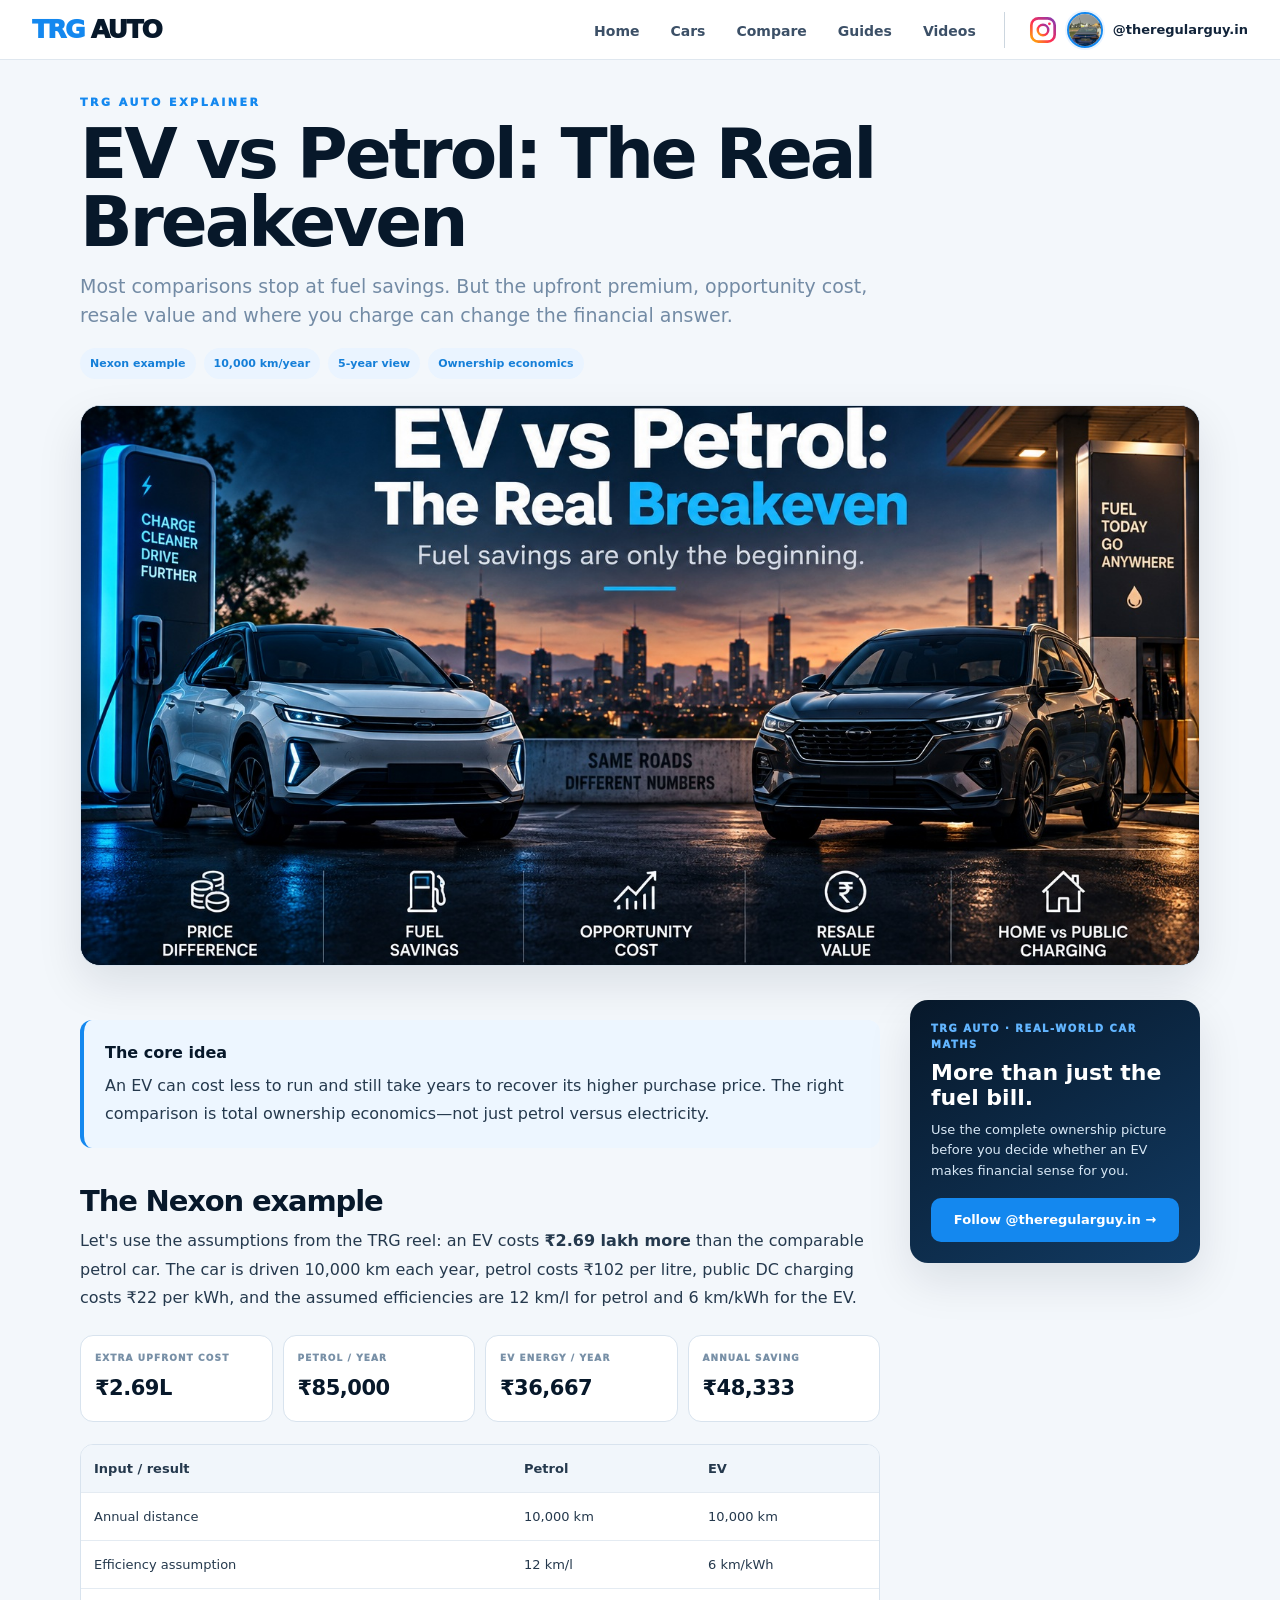
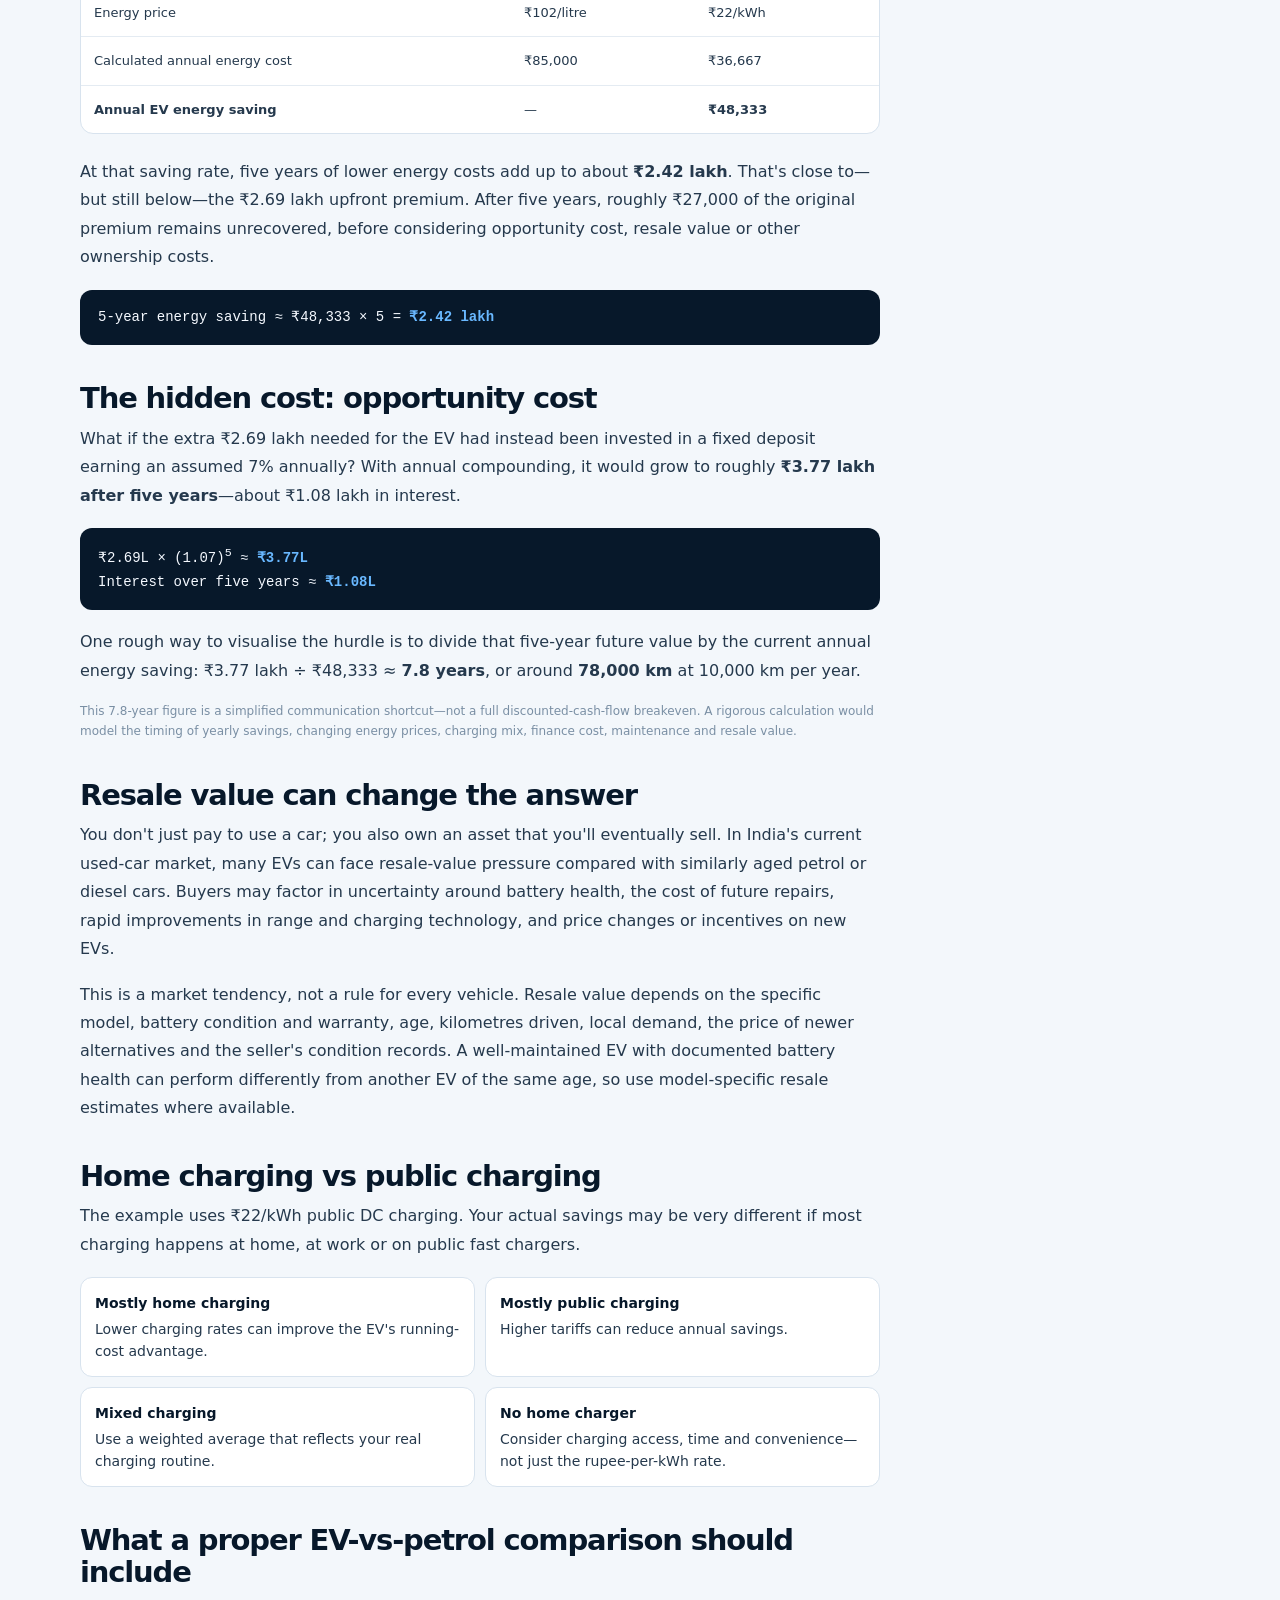
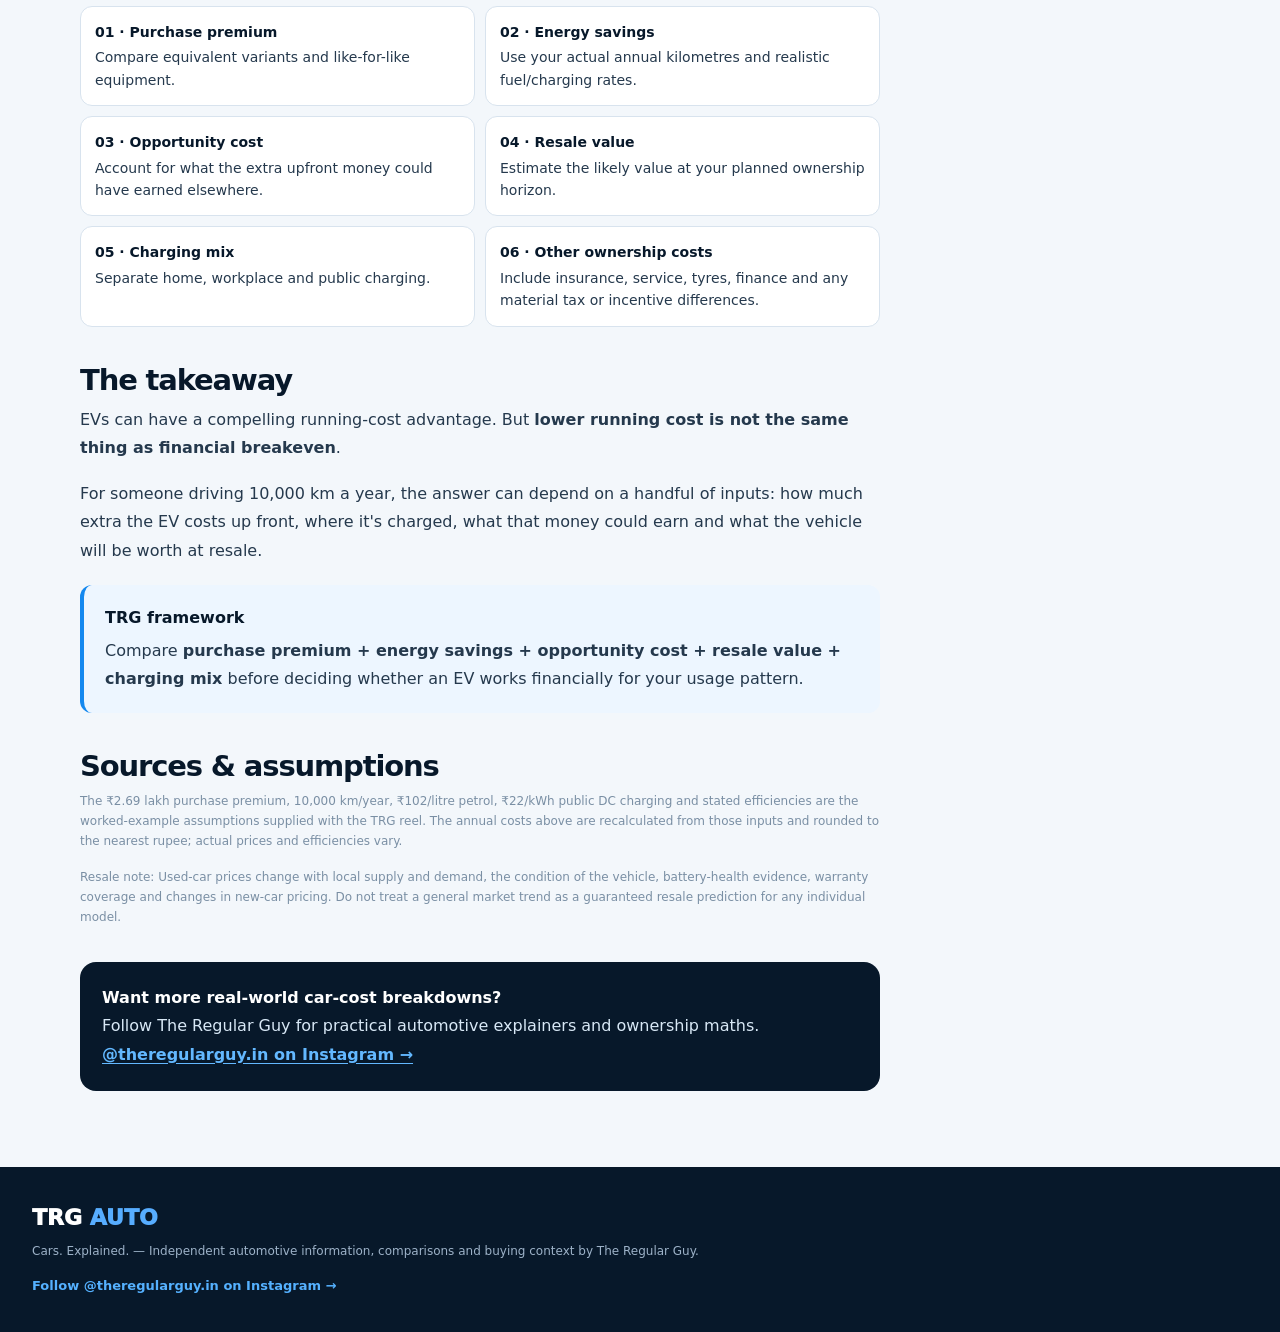
<file: ev-vs-petrol.html>
<!doctype html>
<html lang="en">
<head>
<meta charset="utf-8">
<meta name="viewport" content="width=device-width,initial-scale=1">
<title>EV vs Petrol: The Real Breakeven — TRG Auto</title>
<meta name="description" content="Fuel savings alone do not tell the full EV-versus-petrol story. Explore the purchase premium, opportunity cost, resale value and charging mix with a worked Nexon example.">
<meta name="theme-color" content="#07182a">
<link rel="stylesheet" href="assets/styles.css?v=6.2">
<style>
.ev-article{padding:34px 0 76px}
.ev-wrap{width:min(1120px,calc(100% - 40px));margin:auto}
.ev-head{max-width:1000px;margin-bottom:24px}
.ev-kicker{font-size:11px;letter-spacing:2.5px;text-transform:uppercase;font-weight:950;color:var(--blue)}
.ev-title{font-size:clamp(42px,5.4vw,70px);line-height:.98;letter-spacing:-3px;margin:10px 0 15px;color:var(--ink)}
.ev-dek{font-size:19px;color:var(--muted);max-width:850px;line-height:1.55;margin:0}
.ev-tags{display:flex;flex-wrap:wrap;gap:8px;margin-top:18px}
.ev-tag{background:#eaf4ff;color:#157fd8;border-radius:999px;padding:7px 10px;font-size:11px;font-weight:850}
.ev-hero{border-radius:20px;overflow:hidden;border:1px solid var(--line);box-shadow:var(--shadow);background:var(--navy);margin:26px 0 34px}
.ev-hero img{display:block;width:100%;height:auto;aspect-ratio:16/8;object-fit:cover;object-position:center}
.ev-grid{display:grid;grid-template-columns:minmax(0,1fr) 290px;gap:28px;align-items:start}
.ev-body{min-width:0;max-width:800px;font-size:16px;line-height:1.78;color:#25394d}
.ev-body h2{font-size:29px;line-height:1.08;letter-spacing:-1.15px;color:var(--ink);margin:38px 0 10px}
.ev-body p{margin:0 0 17px}
.ev-body a{color:#137fda;text-decoration:underline;text-underline-offset:3px}
.ev-takeaway{padding:19px 21px;background:#edf6ff;border-left:4px solid var(--blue);border-radius:12px;margin:20px 0 25px}
.ev-takeaway strong{display:block;margin-bottom:4px;color:var(--ink)}
.ev-metrics{display:grid;grid-template-columns:repeat(4,1fr);gap:10px;margin:22px 0}
.ev-metric{background:#fff;border:1px solid var(--line);border-radius:13px;padding:14px}
.ev-metric small{display:block;font-size:9px;letter-spacing:1.1px;text-transform:uppercase;font-weight:950;color:#7890a7}
.ev-metric b{display:block;font-size:21px;letter-spacing:-.5px;margin-top:4px;color:var(--ink)}
.ev-table-scroll{overflow:auto;border:1px solid var(--line);border-radius:13px;background:#fff;margin:18px 0 24px}
.ev-table{border-collapse:collapse;width:100%;min-width:540px}
.ev-table th,.ev-table td{padding:12px 13px;border-bottom:1px solid #e4ebf2;text-align:left;font-size:13px}
.ev-table th{background:#f1f6fb;font-weight:900}
.ev-table tr:last-child td{border-bottom:0}
.ev-formula{background:#07182a;color:#f5f9ff;border-radius:12px;padding:16px 18px;margin:18px 0;font:14px/1.7 ui-monospace,SFMono-Regular,Consolas,monospace;overflow-x:auto}
.ev-formula strong{color:#69b8ff}
.ev-note{font-size:12px!important;line-height:1.65!important;color:#7a8fa4!important}
.ev-checks{display:grid;grid-template-columns:1fr 1fr;gap:10px;margin:18px 0 24px}
.ev-check{background:#fff;border:1px solid var(--line);border-radius:12px;padding:14px;font-size:14px;line-height:1.6}
.ev-check b{display:block;color:var(--ink);margin-bottom:3px}
.ev-sidebar{position:sticky;top:88px}
.ev-cta{background:linear-gradient(150deg,#07182a,#123b63);border-radius:18px;padding:21px;color:#fff;box-shadow:var(--shadow)}
.ev-cta .tiny{font-size:10px;letter-spacing:1.5px;text-transform:uppercase;color:#62b5ff;font-weight:950}
.ev-cta h3{font-size:22px;line-height:1.12;margin:9px 0}
.ev-cta p{font-size:13px;color:#d8e8f6;line-height:1.6;margin:0 0 16px}
.ev-cta a{display:block;background:var(--blue);color:#fff;text-align:center;border-radius:10px;padding:12px;font-weight:900;font-size:13px;text-decoration:none}
.ev-cta a:hover{background:#0876d8}
.ev-footer-cta{margin-top:34px;border-radius:16px;background:#07182a;padding:22px;color:#fff}
.ev-footer-cta p{color:#d8e8f6;margin-bottom:0}
.ev-footer-cta a{color:#63b8ff;font-weight:900}
@media(max-width:900px){
 .ev-grid{grid-template-columns:1fr}
 .ev-sidebar{position:static;grid-row:2}
 .ev-body{max-width:none}
}
@media(max-width:640px){
 .ev-article{padding:22px 0 50px}
 .ev-wrap{width:calc(100% - 24px)}
 .ev-title{font-size:40px;letter-spacing:-2px;line-height:1}
 .ev-dek{font-size:17px;line-height:1.5}
 .ev-hero{border-radius:14px;margin:20px 0 25px}
 .ev-hero img{aspect-ratio:4/3;object-fit:cover}
 .ev-body{font-size:15.5px;line-height:1.75}
 .ev-body h2{font-size:26px;margin-top:32px}
 .ev-metrics{grid-template-columns:1fr 1fr}
 .ev-checks{grid-template-columns:1fr}
 .ev-cta{padding:18px}
}
</style>
</head>
<body>
<header class="nav"><div class="container navin">
<a class="logo" href="index.html" aria-label="TRG Auto home"><span>TRG</span> AUTO</a>
<button class="menu-toggle" aria-label="Open navigation">☰</button>
<nav class="links" id="siteNav"><a href="index.html">Home</a><a href="cars.html">Cars</a><a href="compare.html">Compare</a><a href="guides.html">Guides</a><a href="videos.html">Videos</a></nav>
<a class="social" href="https://www.instagram.com/theregularguy.in/" target="_blank" rel="noopener" aria-label="Open @theregularguy.in on Instagram"><svg class="igicon" viewBox="0 0 24 24" aria-hidden="true"><defs><linearGradient id="ig" x1="0" y1="1" x2="1" y2="0"><stop offset="0" stop-color="#ffb300"/><stop offset=".45" stop-color="#ff2d55"/><stop offset="1" stop-color="#833ab4"/></linearGradient></defs><rect x="2" y="2" width="20" height="20" rx="6" fill="none" stroke="url(#ig)" stroke-width="2.3"/><circle cx="12" cy="12" r="4.5" fill="none" stroke="url(#ig)" stroke-width="2.1"/><circle cx="17.5" cy="6.7" r="1.2" fill="#ff2d55"/></svg><img class="igdp" src="assets/insta-dp.jpg" alt="The Regular Guy"><span class="ighandle">@theregularguy.in</span></a>
</div></header>

<main class="ev-article"><div class="ev-wrap">
<header class="ev-head">
<div class="ev-kicker">TRG AUTO EXPLAINER</div>
<h1 class="ev-title">EV vs Petrol: The Real Breakeven</h1>
<p class="ev-dek">Most comparisons stop at fuel savings. But the upfront premium, opportunity cost, resale value and where you charge can change the financial answer.</p>
<div class="ev-tags"><span class="ev-tag">Nexon example</span><span class="ev-tag">10,000 km/year</span><span class="ev-tag">5-year view</span><span class="ev-tag">Ownership economics</span></div>
</header>

<div class="ev-hero"><img src="assets/ev-vs-petrol.jpg" alt="Electric and petrol SUVs shown at charging and fuel stations at dusk"></div>

<div class="ev-grid">
<article class="ev-body">
<div class="ev-takeaway"><strong>The core idea</strong>An EV can cost less to run and still take years to recover its higher purchase price. The right comparison is total ownership economics—not just petrol versus electricity.</div>

<h2>The Nexon example</h2>
<p>Let's use the assumptions from the TRG reel: an EV costs <b>₹2.69 lakh more</b> than the comparable petrol car. The car is driven 10,000 km each year, petrol costs ₹102 per litre, public DC charging costs ₹22 per kWh, and the assumed efficiencies are 12 km/l for petrol and 6 km/kWh for the EV.</p>

<div class="ev-metrics">
<div class="ev-metric"><small>Extra upfront cost</small><b>₹2.69L</b></div>
<div class="ev-metric"><small>Petrol / year</small><b>₹85,000</b></div>
<div class="ev-metric"><small>EV energy / year</small><b>₹36,667</b></div>
<div class="ev-metric"><small>Annual saving</small><b>₹48,333</b></div>
</div>

<div class="ev-table-scroll"><table class="ev-table">
<thead><tr><th>Input / result</th><th>Petrol</th><th>EV</th></tr></thead>
<tbody>
<tr><td>Annual distance</td><td>10,000 km</td><td>10,000 km</td></tr>
<tr><td>Efficiency assumption</td><td>12 km/l</td><td>6 km/kWh</td></tr>
<tr><td>Energy price</td><td>₹102/litre</td><td>₹22/kWh</td></tr>
<tr><td>Calculated annual energy cost</td><td>₹85,000</td><td>₹36,667</td></tr>
<tr><td><b>Annual EV energy saving</b></td><td>—</td><td><b>₹48,333</b></td></tr>
</tbody></table></div>

<p>At that saving rate, five years of lower energy costs add up to about <b>₹2.42 lakh</b>. That's close to—but still below—the ₹2.69 lakh upfront premium. After five years, roughly ₹27,000 of the original premium remains unrecovered, before considering opportunity cost, resale value or other ownership costs.</p>
<div class="ev-formula">5-year energy saving ≈ ₹48,333 × 5 = <strong>₹2.42 lakh</strong></div>

<h2>The hidden cost: opportunity cost</h2>
<p>What if the extra ₹2.69 lakh needed for the EV had instead been invested in a fixed deposit earning an assumed 7% annually? With annual compounding, it would grow to roughly <b>₹3.77 lakh after five years</b>—about ₹1.08 lakh in interest.</p>
<div class="ev-formula">₹2.69L × (1.07)<sup>5</sup> ≈ <strong>₹3.77L</strong><br>Interest over five years ≈ <strong>₹1.08L</strong></div>
<p>One rough way to visualise the hurdle is to divide that five-year future value by the current annual energy saving: ₹3.77 lakh ÷ ₹48,333 ≈ <b>7.8 years</b>, or around <b>78,000 km</b> at 10,000 km per year.</p>
<p class="ev-note">This 7.8-year figure is a simplified communication shortcut—not a full discounted-cash-flow breakeven. A rigorous calculation would model the timing of yearly savings, changing energy prices, charging mix, finance cost, maintenance and resale value.</p>

<h2>Resale value can change the answer</h2>
<p>You don't just pay to use a car; you also own an asset that you'll eventually sell. In India's current used-car market, many EVs can face resale-value pressure compared with similarly aged petrol or diesel cars. Buyers may factor in uncertainty around battery health, the cost of future repairs, rapid improvements in range and charging technology, and price changes or incentives on new EVs.</p>
<p>This is a market tendency, not a rule for every vehicle. Resale value depends on the specific model, battery condition and warranty, age, kilometres driven, local demand, the price of newer alternatives and the seller's condition records. A well-maintained EV with documented battery health can perform differently from another EV of the same age, so use model-specific resale estimates where available.</p>

<h2>Home charging vs public charging</h2>
<p>The example uses ₹22/kWh public DC charging. Your actual savings may be very different if most charging happens at home, at work or on public fast chargers.</p>
<div class="ev-checks">
<div class="ev-check"><b>Mostly home charging</b>Lower charging rates can improve the EV's running-cost advantage.</div>
<div class="ev-check"><b>Mostly public charging</b>Higher tariffs can reduce annual savings.</div>
<div class="ev-check"><b>Mixed charging</b>Use a weighted average that reflects your real charging routine.</div>
<div class="ev-check"><b>No home charger</b>Consider charging access, time and convenience—not just the rupee-per-kWh rate.</div>
</div>

<h2>What a proper EV-vs-petrol comparison should include</h2>
<div class="ev-checks">
<div class="ev-check"><b>01 · Purchase premium</b>Compare equivalent variants and like-for-like equipment.</div>
<div class="ev-check"><b>02 · Energy savings</b>Use your actual annual kilometres and realistic fuel/charging rates.</div>
<div class="ev-check"><b>03 · Opportunity cost</b>Account for what the extra upfront money could have earned elsewhere.</div>
<div class="ev-check"><b>04 · Resale value</b>Estimate the likely value at your planned ownership horizon.</div>
<div class="ev-check"><b>05 · Charging mix</b>Separate home, workplace and public charging.</div>
<div class="ev-check"><b>06 · Other ownership costs</b>Include insurance, service, tyres, finance and any material tax or incentive differences.</div>
</div>

<h2>The takeaway</h2>
<p>EVs can have a compelling running-cost advantage. But <b>lower running cost is not the same thing as financial breakeven</b>.</p>
<p>For someone driving 10,000 km a year, the answer can depend on a handful of inputs: how much extra the EV costs up front, where it's charged, what that money could earn and what the vehicle will be worth at resale.</p>
<div class="ev-takeaway"><strong>TRG framework</strong>Compare <b>purchase premium + energy savings + opportunity cost + resale value + charging mix</b> before deciding whether an EV works financially for your usage pattern.</div>

<h2>Sources & assumptions</h2>
<p class="ev-note">The ₹2.69 lakh purchase premium, 10,000 km/year, ₹102/litre petrol, ₹22/kWh public DC charging and stated efficiencies are the worked-example assumptions supplied with the TRG reel. The annual costs above are recalculated from those inputs and rounded to the nearest rupee; actual prices and efficiencies vary.</p>
<p class="ev-note">Resale note: Used-car prices change with local supply and demand, the condition of the vehicle, battery-health evidence, warranty coverage and changes in new-car pricing. Do not treat a general market trend as a guaranteed resale prediction for any individual model.</p>

<div class="ev-footer-cta"><b>Want more real-world car-cost breakdowns?</b><p>Follow The Regular Guy for practical automotive explainers and ownership maths.</p><a href="https://www.instagram.com/theregularguy.in/" target="_blank" rel="noopener">@theregularguy.in on Instagram →</a></div>
</article>

<aside class="ev-sidebar">
<div class="ev-cta"><div class="tiny">TRG Auto · Real-world car maths</div><h3>More than just the fuel bill.</h3><p>Use the complete ownership picture before you decide whether an EV makes financial sense for you.</p><a href="https://www.instagram.com/theregularguy.in/" target="_blank" rel="noopener">Follow @theregularguy.in →</a></div>
</aside>
</div>
</div></main>

<footer class="footer"><div class="container"><div class="footer-brand">TRG <span>AUTO</span></div><div class="notice">Cars. Explained. — Independent automotive information, comparisons and buying context by The Regular Guy.</div><a href="https://www.instagram.com/theregularguy.in/" target="_blank" rel="noopener" class="footer-insta">Follow @theregularguy.in on Instagram →</a></div></footer>
<script src="assets/menu-v6.js?v=6.2"></script>
</body>
</html>
</file>
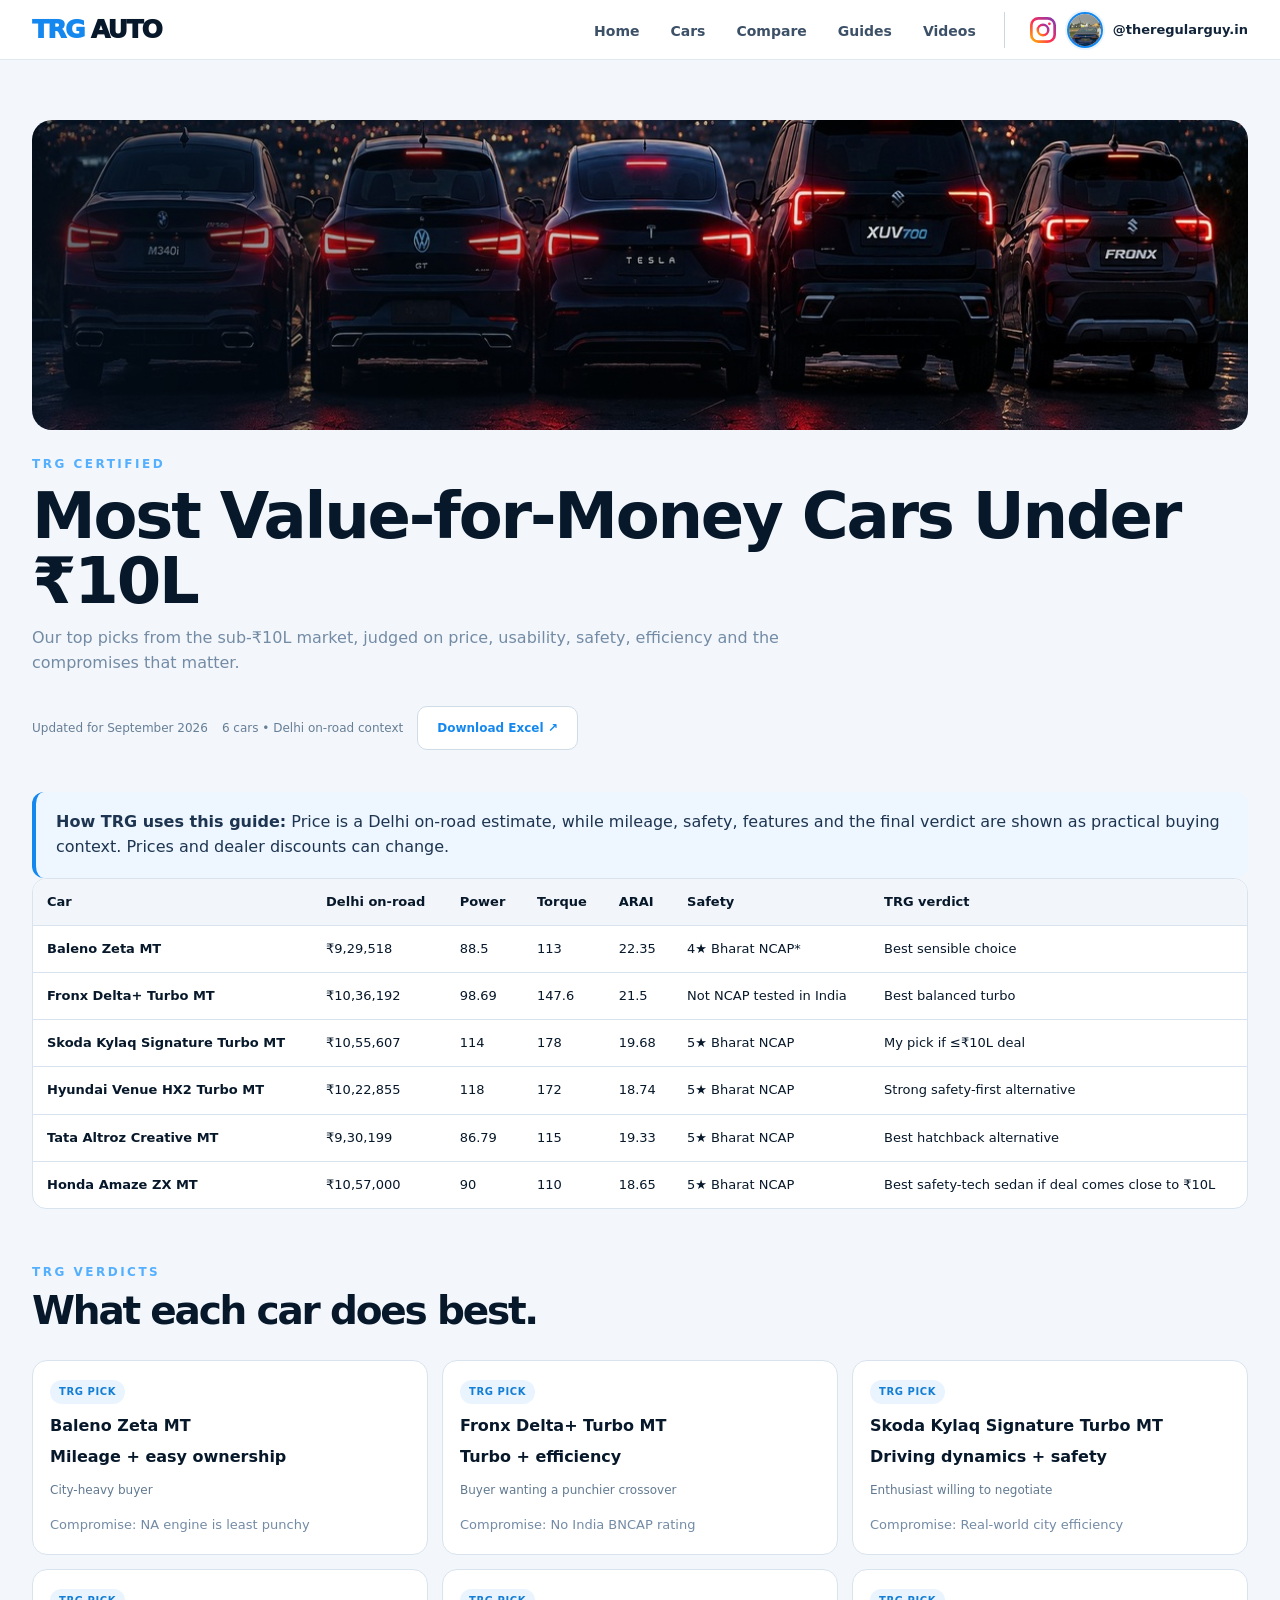
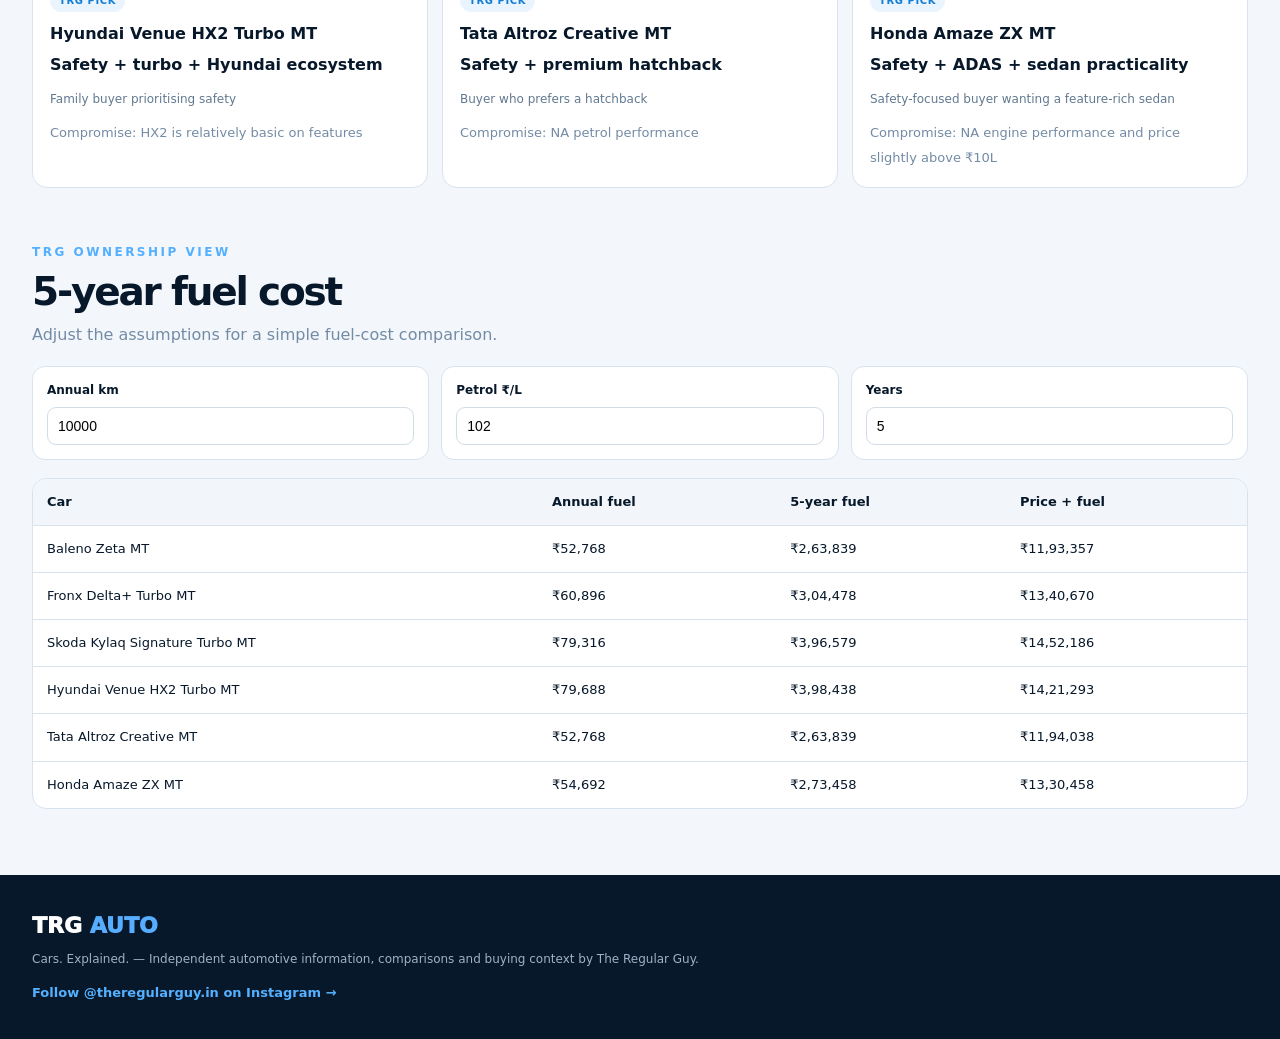
<file: guide.html>
<!doctype html><html lang="en"><head><meta charset="utf-8"><meta name="viewport" content="width=device-width,initial-scale=1"><title>TRG Certified Guide — TRG Auto</title><meta name="description" content="TRG Auto — Cars. Explained."><link rel="stylesheet" href="assets/styles.css?v=6.2"></head><body><header class="nav"><div class="container navin">
<a class="logo" href="index.html" aria-label="TRG Auto home"><span>TRG</span> AUTO</a>
<button class="menu-toggle" aria-label="Open navigation">☰</button>
<nav class="links" id="siteNav"><a href="index.html">Home</a><a href="cars.html">Cars</a><a href="compare.html">Compare</a><a href="guides.html">Guides</a><a href="videos.html">Videos</a></nav>
<a class="social" href="https://www.instagram.com/theregularguy.in/" target="_blank" rel="noopener" aria-label="Open @theregularguy.in on Instagram"><svg class="igicon" viewBox="0 0 24 24" aria-hidden="true"><defs><linearGradient id="ig" x1="0" y1="1" x2="1" y2="0"><stop offset="0" stop-color="#ffb300"/><stop offset=".45" stop-color="#ff2d55"/><stop offset="1" stop-color="#833ab4"/></linearGradient></defs><rect x="2" y="2" width="20" height="20" rx="6" fill="none" stroke="url(#ig)" stroke-width="2.3"/><circle cx="12" cy="12" r="4.5" fill="none" stroke="url(#ig)" stroke-width="2.1"/><circle cx="17.5" cy="6.7" r="1.2" fill="#ff2d55"/></svg><img class="igdp" src="assets/insta-dp.jpg" alt="The Regular Guy"><span class="ighandle">@theregularguy.in</span></a>
</div></header><main><section class="section page-hero"><div class="container" id="guideDetail"></div></section></main><footer class="footer"><div class="container"><div class="footer-brand">TRG <span>AUTO</span></div><div class="notice">Cars. Explained. — Independent automotive information, comparisons and buying context by The Regular Guy.</div><a href="https://www.instagram.com/theregularguy.in/" target="_blank" rel="noopener" class="footer-insta">Follow @theregularguy.in on Instagram →</a></div></footer><script src="assets/data.js?v=6.2"></script><script src="assets/script.js?v=6.2"></script><script src="assets/menu-v6.js?v=6.2"></script></body></html>
</file>
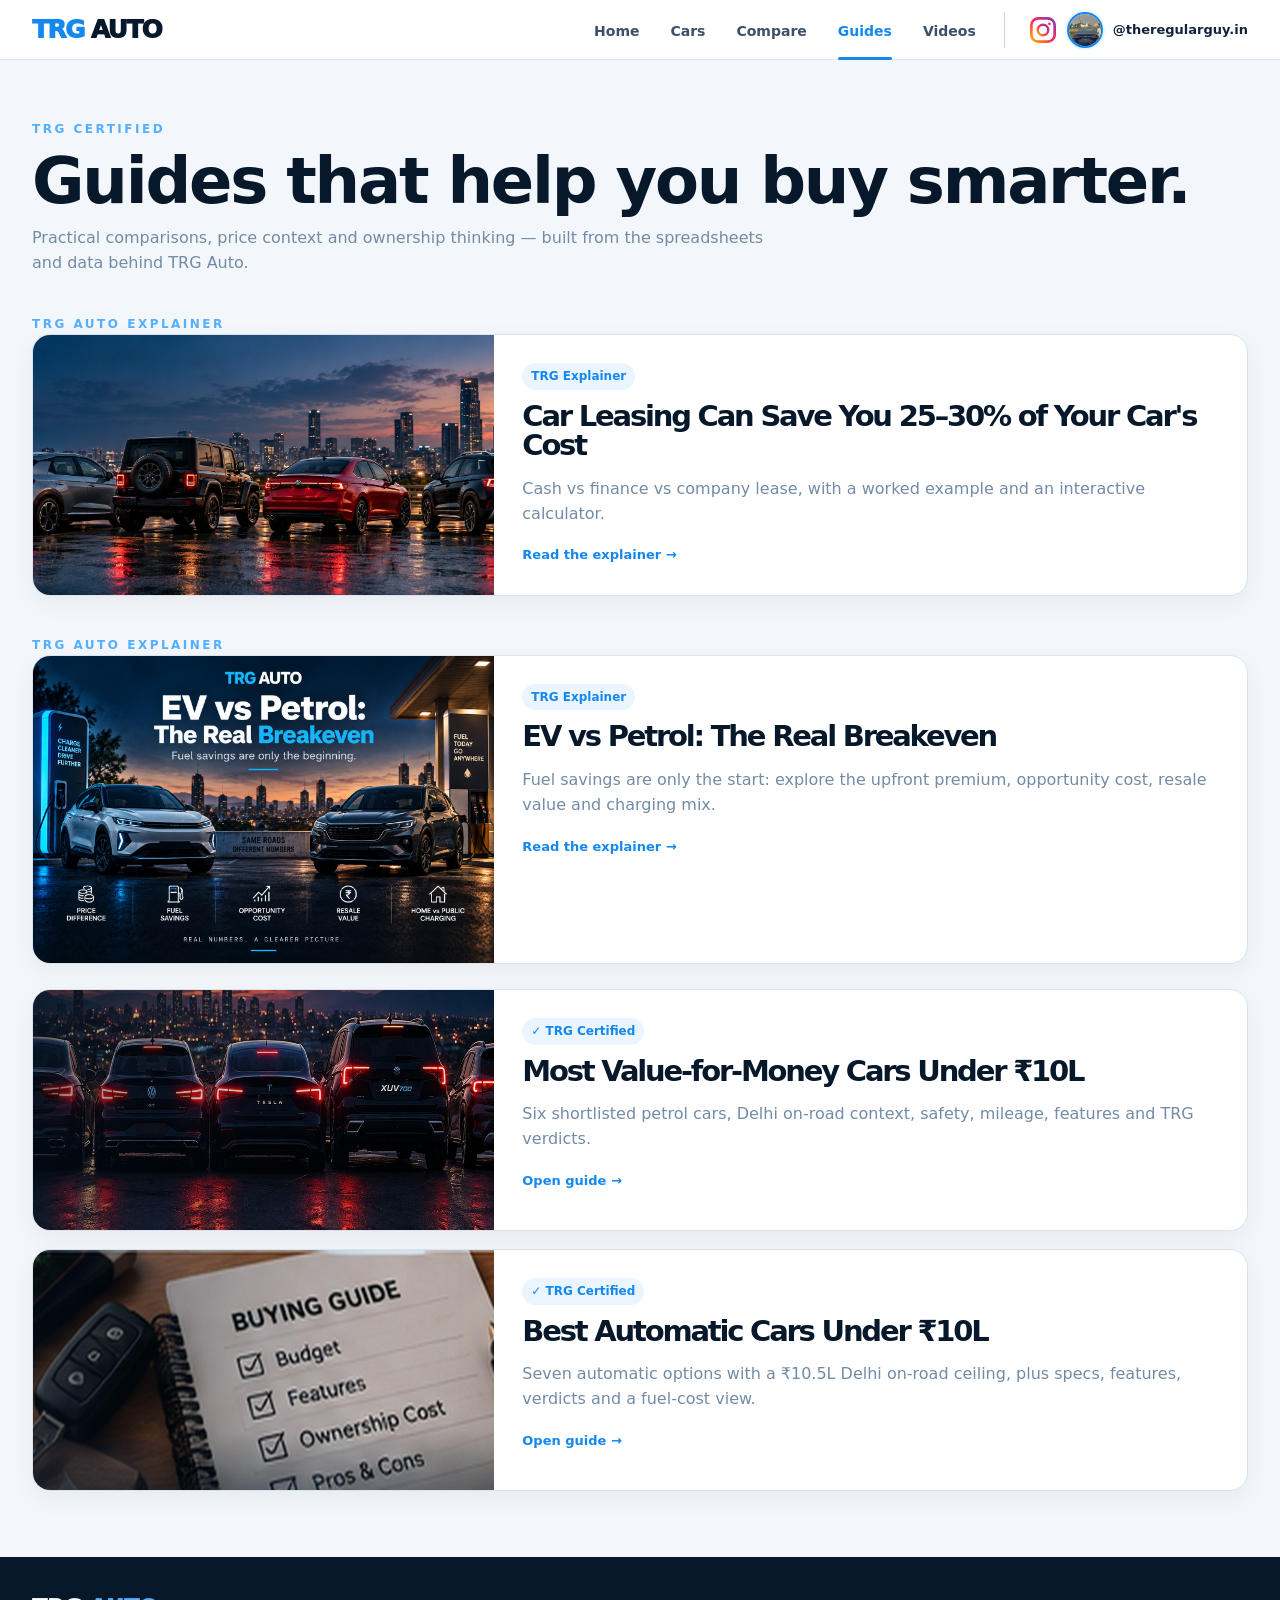
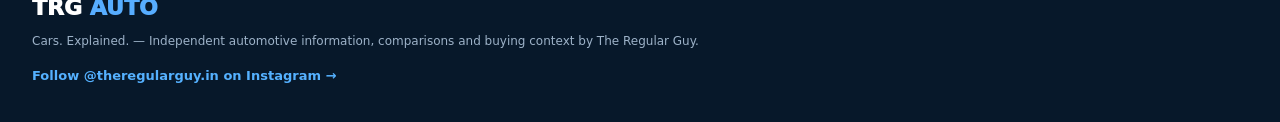
<file: guides.html>
<!doctype html><html lang="en"><head><meta charset="utf-8"><meta name="viewport" content="width=device-width,initial-scale=1"><title>Guides — TRG Auto</title><meta name="description" content="TRG Auto — Cars. Explained."><link rel="stylesheet" href="assets/styles.css?v=6.2"></head><body><header class="nav"><div class="container navin">
<a class="logo" href="index.html" aria-label="TRG Auto home"><span>TRG</span> AUTO</a>
<button class="menu-toggle" aria-label="Open navigation">☰</button>
<nav class="links" id="siteNav"><a href="index.html">Home</a><a href="cars.html">Cars</a><a href="compare.html">Compare</a><a href="guides.html">Guides</a><a href="videos.html">Videos</a></nav>
<a class="social" href="https://www.instagram.com/theregularguy.in/" target="_blank" rel="noopener" aria-label="Open @theregularguy.in on Instagram"><svg class="igicon" viewBox="0 0 24 24" aria-hidden="true"><defs><linearGradient id="ig" x1="0" y1="1" x2="1" y2="0"><stop offset="0" stop-color="#ffb300"/><stop offset=".45" stop-color="#ff2d55"/><stop offset="1" stop-color="#833ab4"/></linearGradient></defs><rect x="2" y="2" width="20" height="20" rx="6" fill="none" stroke="url(#ig)" stroke-width="2.3"/><circle cx="12" cy="12" r="4.5" fill="none" stroke="url(#ig)" stroke-width="2.1"/><circle cx="17.5" cy="6.7" r="1.2" fill="#ff2d55"/></svg><img class="igdp" src="assets/insta-dp.jpg" alt="The Regular Guy"><span class="ighandle">@theregularguy.in</span></a>
</div></header><main><section class="section page-hero"><div class="container"><div class="kicker">TRG CERTIFIED</div><h1>Guides that help you buy smarter.</h1><p class="sub">Practical comparisons, price context and ownership thinking — built from the spreadsheets and data behind TRG Auto.</p><div style="margin:40px 0 24px"><div class="kicker">TRG AUTO EXPLAINER</div><a class="guide-card-large" href="car-leasing.html"><div class="guide-banner"><img src="assets/leasing-hero.jpg" alt="Car leasing explained"></div><div class="guide-card-body"><span class="cert-badge">TRG Explainer</span><h2>Car Leasing Can Save You 25–30% of Your Car's Cost</h2><p>Cash vs finance vs company lease, with a worked example and an interactive calculator.</p><span class="link">Read the explainer →</span></div></a></div><div style="margin:40px 0 24px"><div class="kicker">TRG AUTO EXPLAINER</div><a class="guide-card-large" href="ev-vs-petrol.html"><div class="guide-banner"><img src="assets/ev-vs-petrol.jpg" alt="EV versus petrol ownership cost explainer"></div><div class="guide-card-body"><span class="cert-badge">TRG Explainer</span><h2>EV vs Petrol: The Real Breakeven</h2><p>Fuel savings are only the start: explore the upfront premium, opportunity cost, resale value and charging mix.</p><span class="link">Read the explainer →</span></div></a></div><div class="guides-list"><a class="guide-card-large" href="guide.html?guide=value"><div class="guide-banner"><img src="assets/guide-value.jpg" alt="Most Value-for-Money Cars Under ₹10L guide"></div><div class="guide-card-body"><span class="cert-badge">✓ TRG Certified</span><h2>Most Value-for-Money Cars Under ₹10L</h2><p>Six shortlisted petrol cars, Delhi on-road context, safety, mileage, features and TRG verdicts.</p><span class="link">Open guide →</span></div></a><a class="guide-card-large" href="guide.html?guide=automatic"><div class="guide-banner"><img src="assets/guide-auto.jpg" alt="Best Automatic Cars Under ₹10L guide"></div><div class="guide-card-body"><span class="cert-badge">✓ TRG Certified</span><h2>Best Automatic Cars Under ₹10L</h2><p>Seven automatic options with a ₹10.5L Delhi on-road ceiling, plus specs, features, verdicts and a fuel-cost view.</p><span class="link">Open guide →</span></div></a></div></div></section></main><footer class="footer"><div class="container"><div class="footer-brand">TRG <span>AUTO</span></div><div class="notice">Cars. Explained. — Independent automotive information, comparisons and buying context by The Regular Guy.</div><a href="https://www.instagram.com/theregularguy.in/" target="_blank" rel="noopener" class="footer-insta">Follow @theregularguy.in on Instagram →</a></div></footer><script src="assets/data.js?v=6.2"></script><script src="assets/script.js?v=6.2"></script><script src="assets/menu-v6.js?v=6.2"></script></body></html>
</file>
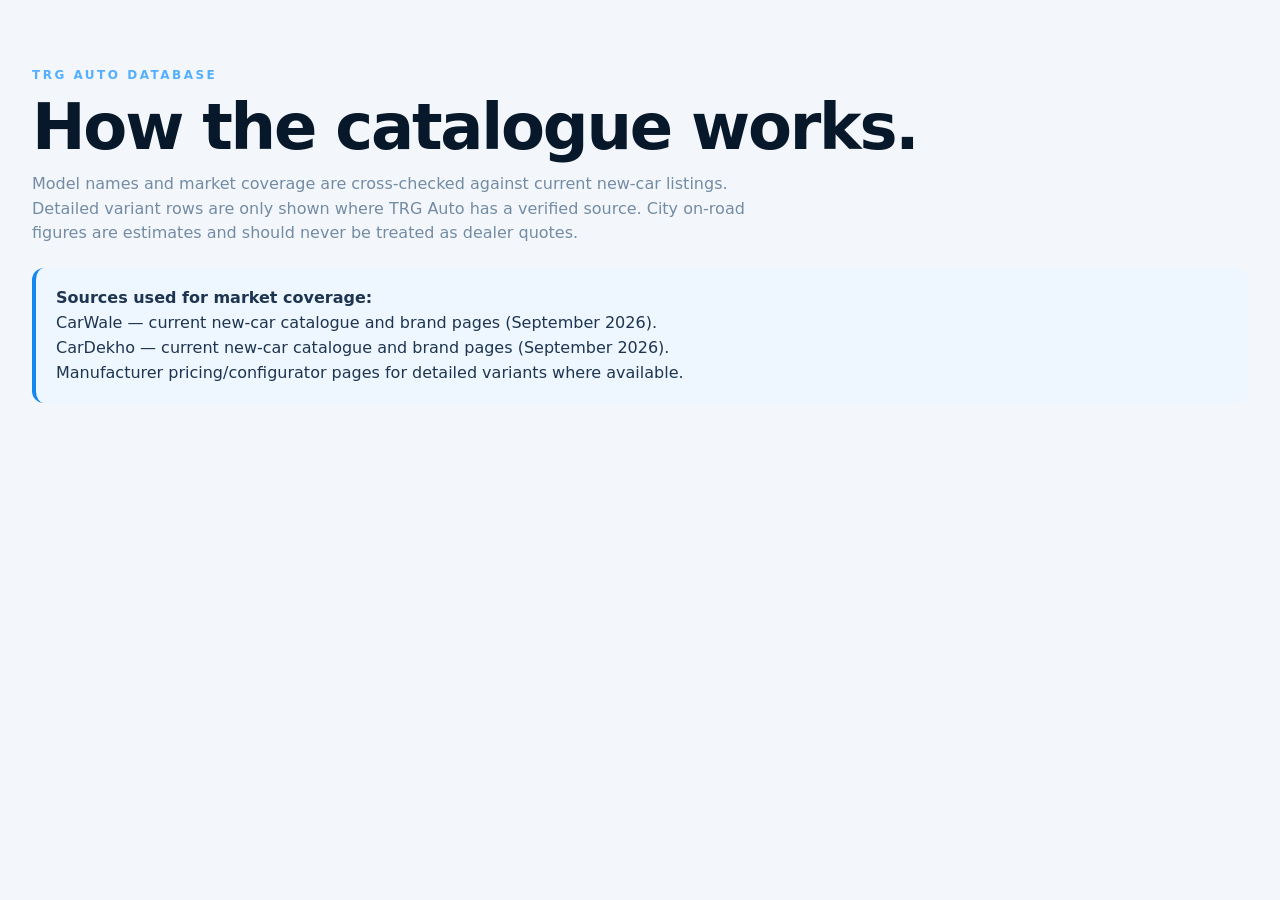
<file: market-data-notes.html>
<!doctype html><html lang="en"><head><meta charset="utf-8"><meta name="viewport" content="width=device-width,initial-scale=1"><title>TRG Auto Market Data Notes</title><link rel="stylesheet" href="assets/styles.css?v=6.2"></head><body><main class="section"><div class="container"><div class="kicker">TRG AUTO DATABASE</div><h1>How the catalogue works.</h1><p class="sub">Model names and market coverage are cross-checked against current new-car listings. Detailed variant rows are only shown where TRG Auto has a verified source. City on-road figures are estimates and should never be treated as dealer quotes.</p><div class="callout"><b>Sources used for market coverage:</b><br>CarWale — current new-car catalogue and brand pages (September 2026).<br>CarDekho — current new-car catalogue and brand pages (September 2026).<br>Manufacturer pricing/configurator pages for detailed variants where available.</div></div></main></body></html>
</file>
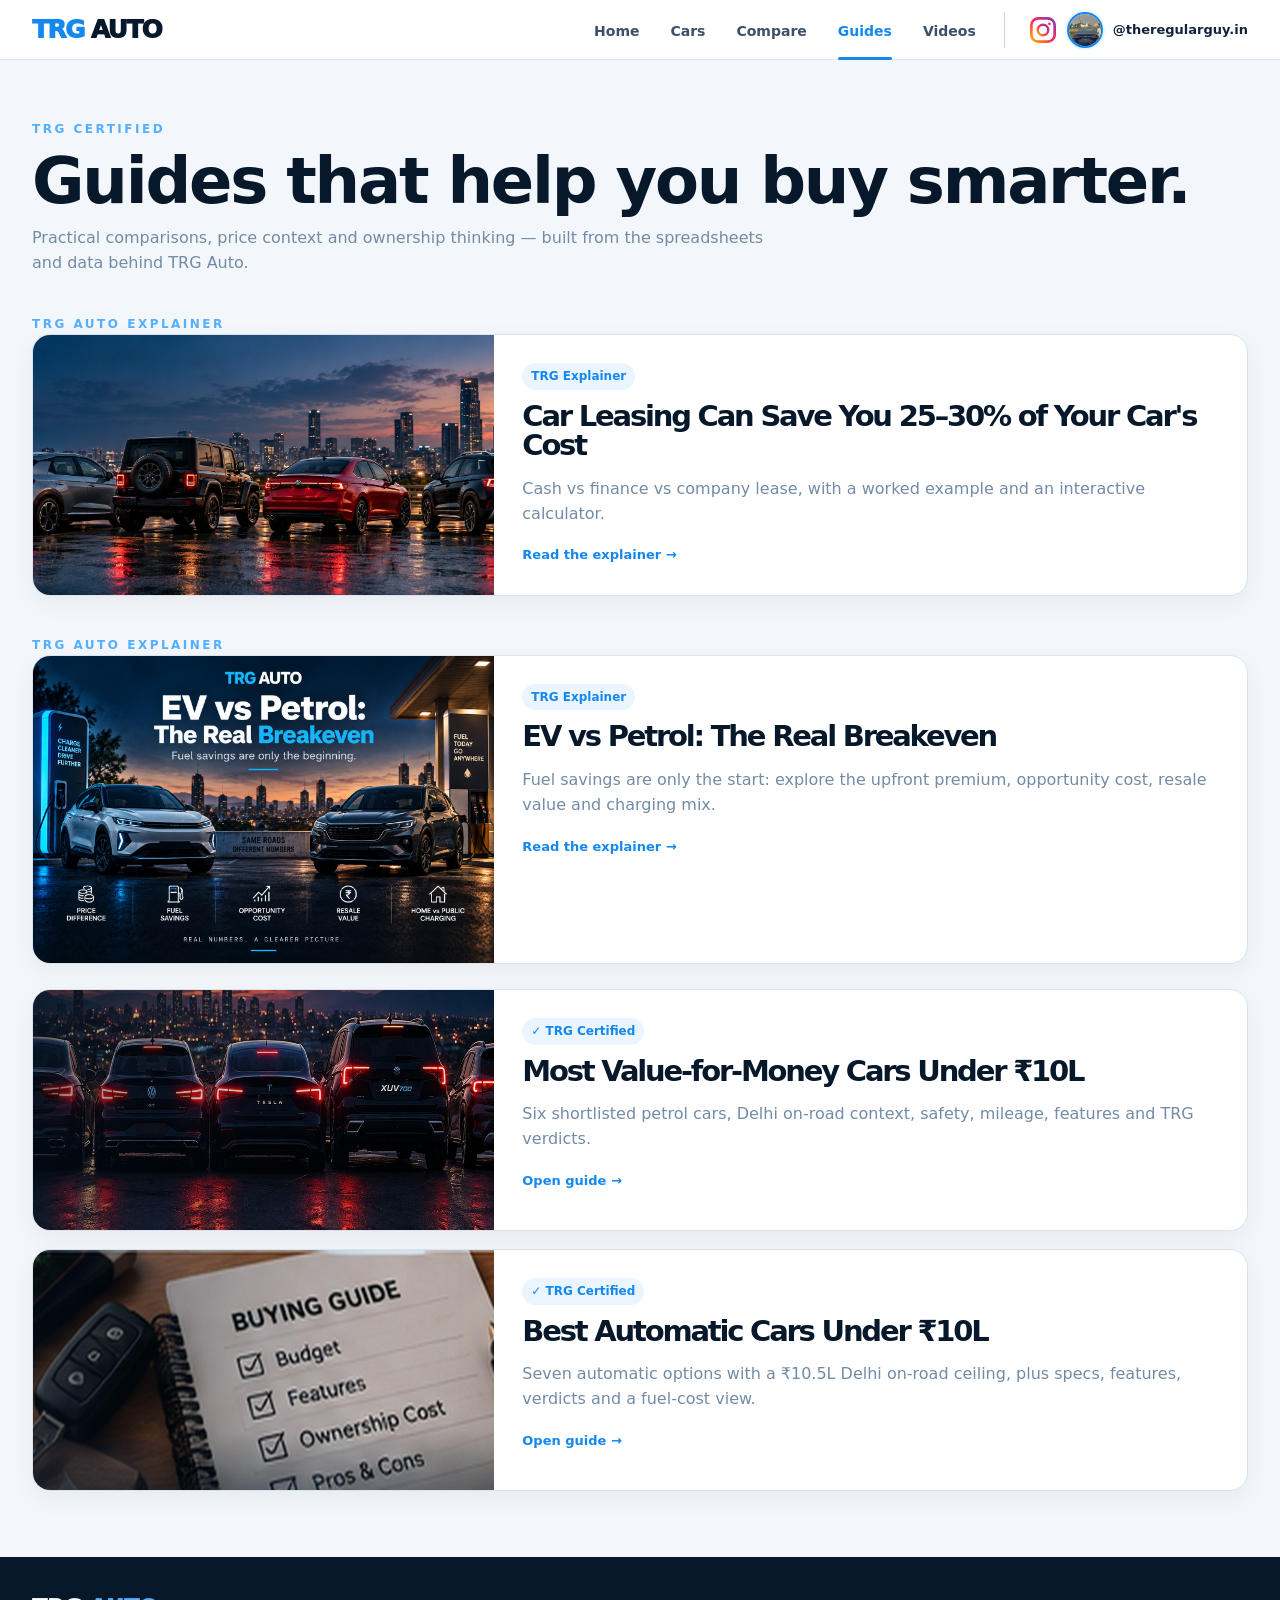
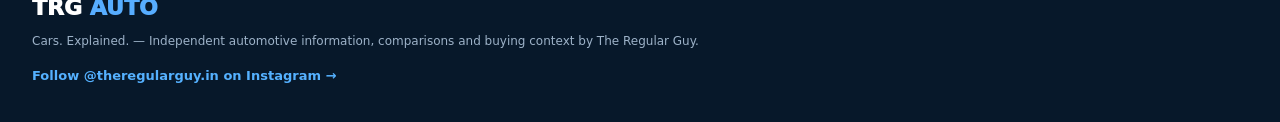
<file: research.html>
<!doctype html><html><head><meta charset="utf-8"><meta http-equiv="refresh" content="0;url=guides.html"><script>location.replace("guides.html")</script><title>Redirecting — TRG Auto</title></head><body>Opening TRG Auto Guides…<script src="assets/menu-v6.js?v=6.2"></script></body></html>
</file>
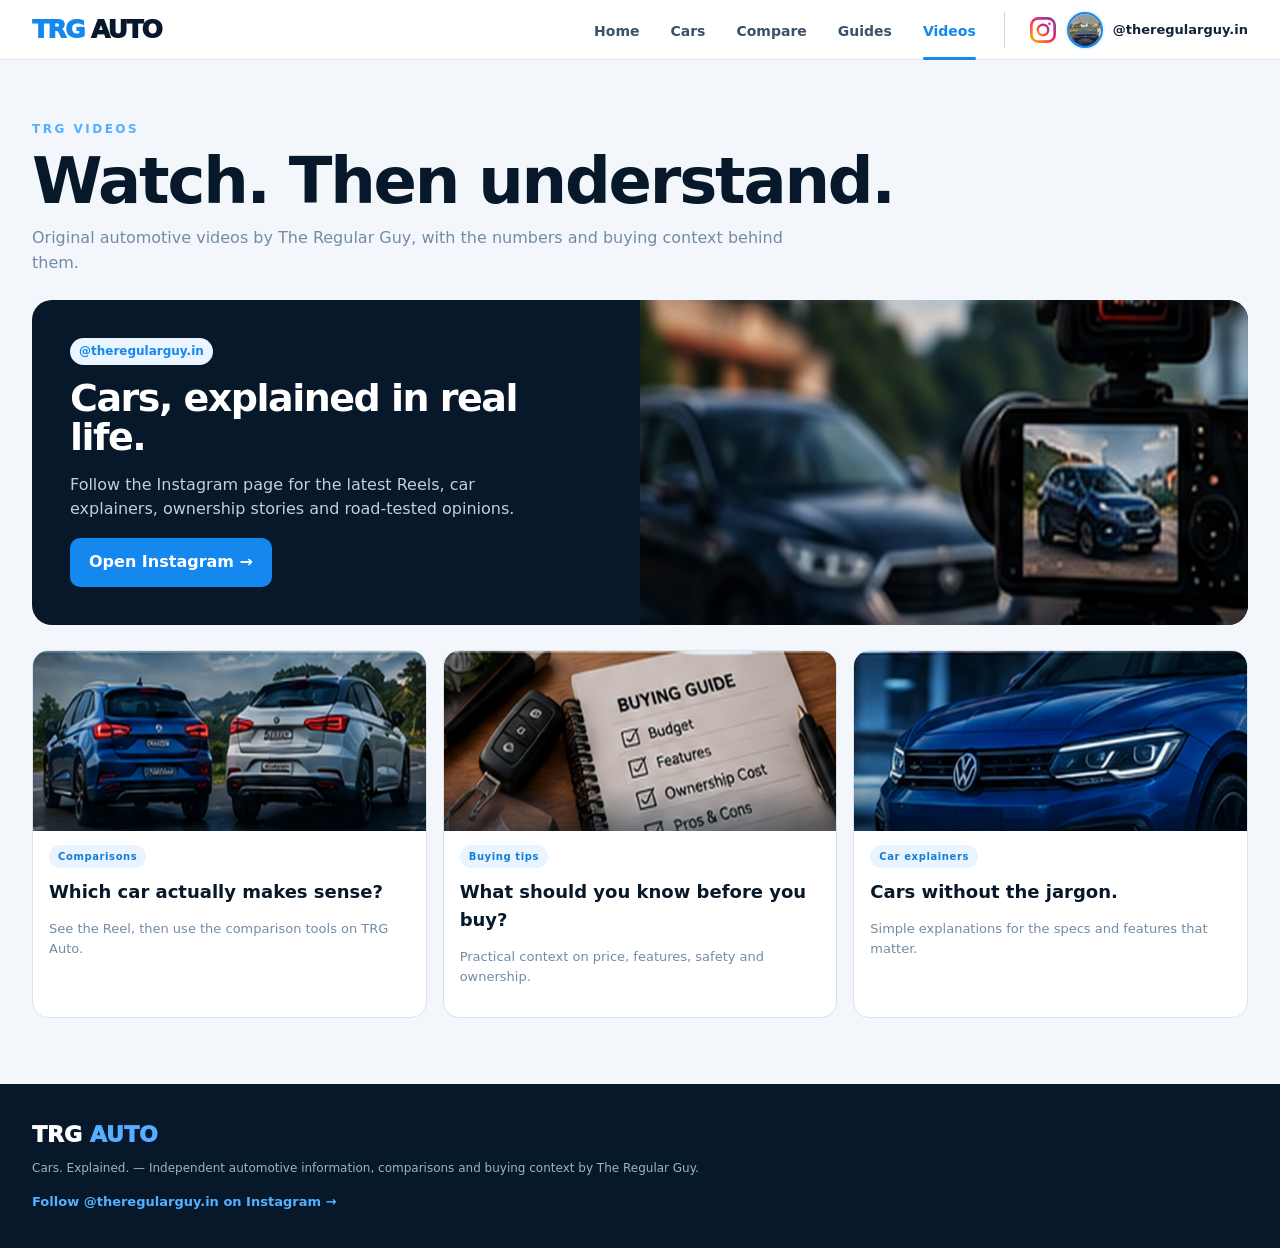
<file: videos.html>
<!doctype html><html lang="en"><head><meta charset="utf-8"><meta name="viewport" content="width=device-width,initial-scale=1"><title>Videos — The Regular Guy</title><meta name="description" content="TRG Auto — Cars. Explained."><link rel="stylesheet" href="assets/styles.css?v=6.2"></head><body><header class="nav"><div class="container navin">
<a class="logo" href="index.html" aria-label="TRG Auto home"><span>TRG</span> AUTO</a>
<button class="menu-toggle" aria-label="Open navigation">☰</button>
<nav class="links" id="siteNav"><a href="index.html">Home</a><a href="cars.html">Cars</a><a href="compare.html">Compare</a><a href="guides.html">Guides</a><a href="videos.html">Videos</a></nav>
<a class="social" href="https://www.instagram.com/theregularguy.in/" target="_blank" rel="noopener" aria-label="Open @theregularguy.in on Instagram"><svg class="igicon" viewBox="0 0 24 24" aria-hidden="true"><defs><linearGradient id="ig" x1="0" y1="1" x2="1" y2="0"><stop offset="0" stop-color="#ffb300"/><stop offset=".45" stop-color="#ff2d55"/><stop offset="1" stop-color="#833ab4"/></linearGradient></defs><rect x="2" y="2" width="20" height="20" rx="6" fill="none" stroke="url(#ig)" stroke-width="2.3"/><circle cx="12" cy="12" r="4.5" fill="none" stroke="url(#ig)" stroke-width="2.1"/><circle cx="17.5" cy="6.7" r="1.2" fill="#ff2d55"/></svg><img class="igdp" src="assets/insta-dp.jpg" alt="The Regular Guy"><span class="ighandle">@theregularguy.in</span></a>
</div></header><main><section class="section page-hero"><div class="container"><div class="kicker">TRG Videos</div><h1>Watch. Then understand.</h1><p class="sub">Original automotive videos by The Regular Guy, with the numbers and buying context behind them.</p><div class="video-hero"><div><span class="cert-badge">@theregularguy.in</span><h2>Cars, explained in real life.</h2><p>Follow the Instagram page for the latest Reels, car explainers, ownership stories and road-tested opinions.</p><a class="btn" href="https://www.instagram.com/theregularguy.in/" target="_blank" rel="noopener">Open Instagram →</a></div><div class="video-visual"><img src="assets/thumb-watch.jpg" alt="TRG video content"></div></div><div class="video-grid"><article class="video-card"><img src="assets/thumb-compare.jpg" alt="Car comparison"><span class="pill">Comparisons</span><h3>Which car actually makes sense?</h3><p>See the Reel, then use the comparison tools on TRG Auto.</p></article><article class="video-card"><img src="assets/thumb-guides.jpg" alt="Buying guide"><span class="pill">Buying tips</span><h3>What should you know before you buy?</h3><p>Practical context on price, features, safety and ownership.</p></article><article class="video-card"><img src="assets/thumb-browse.jpg" alt="Cars explained"><span class="pill">Car explainers</span><h3>Cars without the jargon.</h3><p>Simple explanations for the specs and features that matter.</p></article></div></div></section></main><footer class="footer"><div class="container"><div class="footer-brand">TRG <span>AUTO</span></div><div class="notice">Cars. Explained. — Independent automotive information, comparisons and buying context by The Regular Guy.</div><a href="https://www.instagram.com/theregularguy.in/" target="_blank" rel="noopener" class="footer-insta">Follow @theregularguy.in on Instagram →</a></div></footer><script src="assets/data.js?v=6.2"></script><script src="assets/script.js?v=6.2"></script><script src="assets/menu-v6.js?v=6.2"></script></body></html>
</file>
<file: assets/styles.css>
:root{--navy:#07182a;--navy2:#12385f;--blue:#1488ef;--blue2:#57adff;--ink:#07182a;--muted:#738ba5;--paper:#f3f7fb;--line:#d8e3ee;--white:#fff;--shadow:0 18px 45px rgba(7,24,42,.10);--radius:16px}
*{box-sizing:border-box}html{scroll-behavior:smooth}body{margin:0;font-family:Inter,ui-sans-serif,system-ui,-apple-system,BlinkMacSystemFont,"Segoe UI",sans-serif;color:var(--ink);background:var(--paper);line-height:1.55}a{color:inherit;text-decoration:none}.container{width:min(1392px,calc(100% - 64px));margin:auto}
.nav{height:60px;background:#fff;border-bottom:1px solid #dfe7ef;position:sticky;top:0;z-index:100}.navin{height:60px;display:flex;align-items:center}.logo{font-size:25px;font-weight:950;letter-spacing:-1.7px;white-space:nowrap}.logo span{color:var(--blue)}.links{margin-left:auto;display:flex;gap:31px;align-items:center}.links a{font-size:14px;font-weight:850;color:#3c5067;padding:20px 0 17px;position:relative}.links a.active,.links a:hover{color:var(--blue)}.links a.active:after{content:"";position:absolute;left:0;right:0;bottom:-1px;height:3px;background:var(--blue);border-radius:3px}.social{display:flex;align-items:center;gap:10px;margin-left:28px;padding-left:24px;border-left:1px solid #ccd6df}.igicon{width:28px;height:28px}.igdp{width:36px;height:36px;border-radius:50%;object-fit:cover;object-position:center;border:2px solid var(--blue);box-shadow:0 0 0 2px #eaf4ff}.ighandle{font-size:13px;font-weight:850;white-space:nowrap;color:#12243a}.social:hover .ighandle{color:var(--blue)}.menu-toggle{display:none;border:0;background:transparent;font-size:25px;margin-left:auto;color:var(--ink)}
.hero{height:425px;position:relative;overflow:hidden;background:linear-gradient(105deg,#051525,#0b2440 65%,#123f68);color:#fff}.hero-media{position:absolute;right:0;top:0;width:67%;height:100%;background:url('hero-lineup.jpg') center/cover no-repeat}.hero-shade{position:absolute;inset:0;background:linear-gradient(90deg,#061525 0%,rgba(6,21,37,.99) 24%,rgba(6,21,37,.80) 39%,rgba(6,21,37,.22) 58%,rgba(6,21,37,0) 76%)}.hero-grid{height:100%;display:flex;align-items:center;position:relative;z-index:2}.hero-copy{width:54%;padding-top:3px}.eyebrow,.kicker{font-size:12px;letter-spacing:2.5px;text-transform:uppercase;font-weight:900;color:#54afff}.hero h1{font-size:clamp(62px,6.1vw,94px);line-height:.88;letter-spacing:-5px;margin:18px 0 20px}.hero h1 span{color:#54aafc}.hero p{font-size:17px;line-height:1.55;max-width:580px;margin:0 0 25px;color:#eef6ff}.search{width:625px;max-width:100%;display:flex;align-items:center;background:#fff;padding:6px;border-radius:14px;box-shadow:0 18px 50px rgba(0,0,0,.24);position:relative}.search-icon{color:#7087a1;font-size:28px;padding:0 10px 3px}.search input{flex:1;border:0;outline:0;padding:13px 7px;font-size:14px;min-width:0}.search input::placeholder{color:#7890aa}.search .btn{min-width:105px}.btn{border:0;border-radius:10px;background:var(--blue);color:#fff;font-weight:850;cursor:pointer;display:inline-block;padding:12px 19px}.btn:hover{background:#0b76d3}.btn.ghost{background:#fff;border:1px solid #cfdce8;color:var(--blue)}.quicklinks{display:flex;flex-wrap:wrap;gap:26px;margin-top:17px}.quicklinks a{font-size:13px;font-weight:850;color:#58b1ff}.search-suggest{position:absolute;left:0;right:0;top:calc(100% + 8px);background:#fff;border-radius:12px;box-shadow:var(--shadow);padding:6px;display:none;z-index:30}.search-suggest.show{display:block}.search-suggest a{display:flex;justify-content:space-between;gap:10px;padding:10px;border-radius:8px}.search-suggest a:hover{background:#f2f7fb}.search-suggest span{color:var(--muted);font-size:11px}
.section{padding:66px 0}.page-hero{padding-top:60px}.section.alt{background:#edf3f8}.section h1,.section h2{letter-spacing:-2.2px;line-height:1.02;margin:10px 0 12px}.section h1{font-size:clamp(44px,5vw,66px)}.section h2{font-size:39px}.sub{color:var(--muted);font-size:16px;max-width:760px;margin-top:0}.start-section{background:#f4f7fb;padding-top:65px}.start-head,.section-head{display:flex;justify-content:space-between;gap:40px;align-items:end}.start-head{margin-bottom:24px}.quote{max-width:240px;text-align:right;color:#7890aa;font-size:14px;line-height:1.35}.tools{display:grid;grid-template-columns:repeat(4,1fr);gap:16px}.tool{min-height:160px;border-radius:15px;overflow:hidden;position:relative;color:#fff;box-shadow:var(--shadow);background:var(--navy)}.tool>img{width:100%;height:100%;position:absolute;inset:0;object-fit:cover}.tool-overlay{position:absolute;inset:0;background:linear-gradient(145deg,rgba(5,22,38,.90),rgba(11,43,72,.55))}.tool-copy{position:relative;z-index:2;padding:21px 22px}.tool .icon{font-size:27px;color:#57b2ff;margin-bottom:30px}.tool h3{font-size:18px;margin:0 0 6px}.tool p{font-size:13px;margin:0;max-width:275px;color:#eef5fb}.tool .arrow,.round-arrow{position:absolute;right:17px;bottom:17px;width:36px;height:36px;border-radius:50%;background:rgba(255,255,255,.13);display:grid;place-items:center;font-size:21px;z-index:4}.certified{background:#f4f8fc}.guide-feature-grid{display:grid;grid-template-columns:1fr 1fr;gap:14px;margin-top:18px}.guide-feature{min-height:135px;background:#fff;border:1px solid var(--line);border-radius:17px;display:grid;grid-template-columns:42% 58%;overflow:hidden;box-shadow:0 8px 24px rgba(7,24,42,.05)}.guide-photo{background-size:cover;background-position:center}.guide-text{position:relative;padding:20px 45px 18px 20px}.guide-text h3{font-size:18px;line-height:1.15;margin:7px 0 8px}.guide-text p{color:var(--muted);font-size:13px;margin:0}.cert-badge{display:inline-flex;align-items:center;gap:5px;color:var(--blue);font-size:12px;font-weight:900;background:#ebf5ff;border-radius:999px;padding:4px 9px}.popular-section{padding-top:30px}.popular-grid{display:grid;grid-template-columns:repeat(6,1fr);gap:13px;margin-top:12px}.popular-card{background:#fff;border:1px solid var(--line);border-radius:13px;overflow:hidden;padding:11px 11px 13px;transition:transform .15s,box-shadow .15s}.popular-card:hover{transform:translateY(-2px);box-shadow:var(--shadow)}.popular-art{height:92px;border-radius:9px;background:#f2f6fa;overflow:hidden;margin-bottom:9px}.popular-art img{width:100%;height:100%;object-fit:cover}.popular-card b{display:block;font-size:13px;line-height:1.2}.popular-card span{display:block;color:var(--muted);font-size:12px;margin-top:3px}.link{color:var(--blue);font-weight:850;font-size:13px}.filterbar{display:flex;flex-wrap:wrap;gap:8px;margin:24px 0 18px}.filter{border:1px solid #cfdae5;background:#fff;color:#536a82;border-radius:999px;padding:9px 14px;font-weight:800;cursor:pointer}.filter.active,.filter:hover{background:#eaf5ff;color:var(--blue);border-color:#a9d7ff}.cars-grid{display:grid;grid-template-columns:repeat(3,1fr);gap:16px}.car-card{background:#fff;border:1px solid var(--line);border-radius:17px;padding:20px;box-shadow:0 7px 22px rgba(7,24,42,.05)}.car-card-top{display:flex;justify-content:space-between;gap:10px;align-items:center}.pill{display:inline-block;background:#eaf4ff;color:#147ed4;border-radius:999px;padding:4px 9px;font-size:10px;font-weight:900;letter-spacing:.6px}.safety-mini{font-size:10px;color:#7890aa;text-align:right}.car-card h3{font-size:19px;line-height:1.15;margin:12px 0 4px}.car-price{font-size:20px;font-weight:900}.muted{color:var(--muted);font-size:13px}.mini-stats{display:grid;grid-template-columns:repeat(3,1fr);gap:8px;margin:16px 0}.mini-stats>div{background:#f3f7fb;border-radius:10px;padding:9px}.mini-stats b{display:block;font-size:13px}.mini-stats span{font-size:10px;color:var(--muted)}.card-best{font-size:13px;min-height:38px}.card-links{display:flex;gap:20px;margin-top:13px}.compare-tools{display:flex;gap:12px;margin:24px 0 16px}.compare-tools label{font-size:12px;font-weight:900;color:#526982}.compare-tools select,.picker select{display:block;margin-top:7px;padding:11px 12px;border:1px solid #ccd9e5;border-radius:10px;background:#fff;min-width:260px}.compare-picks{display:grid;grid-template-columns:repeat(4,1fr);gap:14px;margin-bottom:20px}.picker{background:#fff;border:1px solid var(--line);border-radius:14px;padding:16px;font-size:12px;font-weight:900}.compare-summary{display:grid;grid-template-columns:repeat(4,1fr);gap:9px;margin-bottom:20px}.compare-summary>div{background:#eaf5ff;border-radius:11px;padding:13px}.compare-summary span{display:block;color:var(--muted);font-size:10px}.compare-summary b{display:block;margin:4px 0;font-size:13px}.compare-summary small{color:#59718a;font-size:11px}.tablewrap{overflow:auto;border:1px solid var(--line);border-radius:14px;background:#fff}.table{width:100%;border-collapse:collapse;min-width:780px}.table th,.table td{padding:13px 14px;border-bottom:1px solid var(--line);text-align:left;font-size:13px;vertical-align:top}.table th{background:#f2f6fa;font-weight:900}.table tr:last-child td{border-bottom:0}.detail-wrap{display:grid;grid-template-columns:1.05fr .95fr;gap:18px}.detail-main,.detail-side{border-radius:20px;padding:28px;background:#fff;border:1px solid var(--line)}.detail-side{background:#07182a;color:#fff;border-color:#07182a}.detail-image{height:230px;border-radius:14px;overflow:hidden;margin-bottom:22px}.detail-image img{width:100%;height:100%;object-fit:cover}.specgrid{display:grid;grid-template-columns:repeat(2,1fr);gap:10px;margin:20px 0}.spec{background:#f3f7fb;border-radius:10px;padding:12px}.detail-side .spec{background:#102b47}.spec small{display:block;color:var(--muted);font-size:10px;text-transform:uppercase;letter-spacing:1px}.spec b{display:block;margin-top:4px;font-size:13px}.callout{margin-top:22px;padding:18px 20px;background:#eef6ff;border-left:4px solid var(--blue);border-radius:12px;color:#1d3550}.profile-actions{display:flex;gap:10px;margin-top:20px}.guides-list{display:grid;gap:18px;margin-top:25px}.guide-card-large{display:grid;grid-template-columns:38% 62%;background:#fff;border:1px solid var(--line);border-radius:18px;overflow:hidden;box-shadow:0 8px 24px rgba(7,24,42,.05)}.guide-banner{min-height:240px;background-size:cover;background-position:center}.guide-card-body{padding:28px}.guide-card-body h2{font-size:29px;margin-top:12px}.guide-card-body p{color:var(--muted);max-width:700px}.guide-meta{display:flex;align-items:center;gap:14px;flex-wrap:wrap;padding:14px 0 20px;color:#667e96;font-size:12px}.guide-verdicts{padding-top:54px}.verdict-grid{display:grid;grid-template-columns:repeat(3,1fr);gap:14px;margin-top:17px}.verdict-card{background:#fff;border:1px solid var(--line);border-radius:15px;padding:17px}.verdict-card h3{margin:10px 0 6px;font-size:16px}.verdict-card p{font-size:12px;color:#617990}.guide-calc{padding-top:55px}.calc-grid{display:grid;grid-template-columns:repeat(3,1fr);gap:12px;margin:18px 0}.calc-card{display:block;background:#fff;border:1px solid var(--line);border-radius:13px;padding:14px;font-size:12px;font-weight:900}.calc-card input{width:100%;padding:10px;border:1px solid #d1dde7;border-radius:9px;margin-top:7px;font-size:14px}.video-hero{display:grid;grid-template-columns:1fr 1fr;background:#07182a;color:#fff;border-radius:20px;overflow:hidden;margin:25px 0}.video-hero>div:first-child{padding:38px}.video-hero h2{font-size:38px;letter-spacing:-1.5px;margin:14px 0}.video-hero p{color:#c0cfde;max-width:480px}.video-visual{min-height:300px}.video-visual img{width:100%;height:100%;object-fit:cover}.video-grid{display:grid;grid-template-columns:repeat(3,1fr);gap:16px}.video-card{background:#fff;border:1px solid var(--line);border-radius:16px;overflow:hidden;padding-bottom:16px}.video-card img{width:100%;height:180px;object-fit:cover;display:block}.video-card .pill,.video-card h3,.video-card p{margin-left:16px;margin-right:16px}.video-card .pill{margin-top:14px}.video-card h3{font-size:18px;margin-top:10px;margin-bottom:7px}.video-card p{font-size:13px;color:var(--muted)}.footer{background:#07182a;color:#fff;padding:34px 0}.footer-brand{font-size:22px;font-weight:950}.footer-brand span{color:var(--blue2)}.footer .notice{color:#9db2c8;margin-top:7px;font-size:12px}.footer-insta{display:inline-block;margin-top:15px;color:#55b1ff;font-weight:850;font-size:13px}
@media(max-width:1100px){.links{gap:17px}.social{margin-left:14px;padding-left:14px}.container{width:calc(100% - 32px)}.hero-copy{width:63%}.hero-media{width:72%}.tools{grid-template-columns:repeat(2,1fr)}.popular-grid{grid-template-columns:repeat(3,1fr)}.guide-feature-grid,.guide-card-large,.detail-wrap,.video-hero{grid-template-columns:1fr}.guide-photo,.guide-banner{min-height:190px}.cars-grid{grid-template-columns:repeat(2,1fr)}.compare-picks{grid-template-columns:repeat(2,1fr)}.compare-summary{grid-template-columns:repeat(2,1fr)}.verdict-grid{grid-template-columns:repeat(2,1fr)}.video-grid{grid-template-columns:1fr 1fr}}
@media(max-width:760px){.nav{height:auto}.navin{min-height:58px;height:auto;padding:10px 0;position:relative}.menu-toggle{display:block}.links{display:none;position:absolute;top:58px;left:0;right:0;background:#fff;border:1px solid var(--line);border-top:0;padding:10px 16px;gap:0;flex-direction:column;align-items:stretch;box-shadow:var(--shadow)}.links.open{display:flex}.links a{padding:12px 0;font-size:14px}.links a.active:after{display:none}.social{margin-left:14px;padding-left:14px}.ighandle{display:none}.igicon{width:26px}.igdp{width:34px;height:34px}.hero{height:auto;min-height:0;display:flex;flex-direction:column}.hero-media{position:relative;right:auto;top:auto;width:100%;height:180px;order:2;background-image:url('hero-lineup-mobile.jpg');background-size:cover;background-position:center bottom}.hero-shade{position:absolute;inset:0;height:100%;background:linear-gradient(180deg,rgba(6,21,37,.98) 0%,rgba(6,21,37,.93) 45%,rgba(6,21,37,.35) 100%);z-index:3;pointer-events:none}.hero-grid{height:auto;display:block;order:1}.hero-copy{width:100%;padding:55px 0 34px}.hero h1{font-size:58px;letter-spacing:-3.7px}.hero p{font-size:16px}.search{width:100%}.quicklinks{gap:12px 18px;margin-top:16px}.quicklinks a{font-size:12px}.section{padding:50px 0}.page-hero{padding-top:48px}.start-head,.section-head{display:block}.quote{display:none}.tools{grid-template-columns:1fr}.tool{min-height:165px}.popular-grid{grid-template-columns:repeat(2,1fr)}.popular-art{height:86px}.cars-grid,.verdict-grid,.video-grid,.calc-grid,.compare-picks,.compare-summary{grid-template-columns:1fr}.guide-card-body{padding:21px}.guide-card-body h2{font-size:25px}.video-hero h2{font-size:30px}.video-hero>div:first-child{padding:25px}.video-visual{min-height:220px}.table{min-width:680px}.specgrid{grid-template-columns:1fr 1fr}.detail-main,.detail-side{padding:22px}}
@media(max-width:460px){.container{width:calc(100% - 24px)}.logo{font-size:22px}.hero-copy{padding-top:42px}.hero h1{font-size:52px}.hero-media{height:165px}.search .btn{min-width:96px;padding-left:14px;padding-right:14px}.quicklinks{display:grid;grid-template-columns:1fr 1fr}.quicklinks a:last-child{grid-column:1/-1}.popular-grid{grid-template-columns:1fr 1fr}.popular-card b{font-size:12px}.popular-card span{font-size:11px}.specgrid{grid-template-columns:1fr}.profile-actions{flex-direction:column}.compare-tools select{min-width:0;width:100%}}

/* V5 responsive and visual fixes */
.guide-photo{background:#eaf1f7;overflow:hidden}.guide-photo img{width:100%;height:100%;display:block;object-fit:cover}.guide-banner{background:#eaf1f7;overflow:hidden}.guide-banner img{width:100%;height:100%;display:block;object-fit:cover}.guide-detail-hero{height:310px;border-radius:20px;overflow:hidden;margin:0 0 25px;background:#eaf1f7}.guide-detail-hero img{width:100%;height:100%;display:block;object-fit:cover}.popular-art{display:flex;align-items:center;justify-content:center;background:#f4f7fb}.popular-art img{width:100%;height:100%;object-fit:contain;padding:5px}
@media(max-width:760px){
  .hero{height:auto;min-height:0;display:flex;flex-direction:column;background:#061525}
  .hero-shade{display:none}
  .hero-grid{order:1;height:auto;display:block}
  .hero-copy{width:100%;padding:42px 0 28px}
  .hero h1{font-size:clamp(48px,15vw,62px);letter-spacing:-3.5px;margin-top:16px;margin-bottom:20px}
  .hero p{font-size:16px;line-height:1.48;margin-bottom:22px;max-width:95%}
  .search{width:100%;padding:5px;border-radius:13px}.search input{font-size:14px;padding:12px 4px}.search-icon{font-size:24px;padding-left:7px;padding-right:7px}.search .btn{min-width:94px;padding:12px 13px}
  .quicklinks{display:grid;grid-template-columns:1fr 1fr;gap:11px 16px;margin-top:16px}.quicklinks a{font-size:12px}.quicklinks a:last-child{grid-column:1/-1}
  .hero-media{order:2;position:relative;right:auto;top:auto;width:100%;height:225px;background-image:url('hero-lineup-mobile.jpg');background-size:cover;background-position:center bottom;opacity:1}
  .start-section{padding-top:52px}
  .section{padding:48px 0}.start-head,.section-head{display:block}.quote{display:none}.tools{grid-template-columns:1fr}.tool{min-height:162px}.popular-grid{grid-template-columns:repeat(2,1fr);gap:10px}.popular-art{height:98px}.popular-card{padding:10px}.popular-card b{font-size:12px}.popular-card span{font-size:11px}
  .guide-feature-grid,.guide-card-large,.detail-wrap,.video-hero{grid-template-columns:1fr}.guide-photo,.guide-banner{min-height:175px}.guide-text{padding:18px 20px}.guide-detail-hero{height:205px;border-radius:16px;margin-bottom:20px}.guide-meta{display:flex;flex-direction:column;align-items:flex-start}
  .cars-grid,.verdict-grid,.video-grid,.calc-grid,.compare-picks,.compare-summary{grid-template-columns:1fr}
  .table{min-width:680px}.specgrid{grid-template-columns:1fr 1fr}.profile-actions{flex-direction:column}
}
@media(max-width:460px){
  .container{width:calc(100% - 24px)}.navin{min-height:58px}.logo{font-size:22px}.hero-copy{padding-top:36px;padding-bottom:24px}.hero-media{height:205px}.hero h1{font-size:50px}.quicklinks{grid-template-columns:1fr 1fr}.popular-grid{grid-template-columns:1fr 1fr}.popular-art{height:86px}.popular-card b{font-size:11px}.popular-card span{font-size:10px}.guide-detail-hero{height:185px}.specgrid{grid-template-columns:1fr}
}

/* V6 Cars database */
.market-page h1{font-size:clamp(48px,6vw,78px);margin:10px 0 12px;letter-spacing:-3px}.filter-pills{display:flex;gap:10px;flex-wrap:wrap;margin:26px 0 18px}.filter-pill{border:1px solid #cfdce9;background:#fff;color:#334e68;border-radius:999px;padding:10px 16px;font-weight:850;cursor:pointer}.filter-pill.active{border-color:#1688ef;background:#eaf4ff;color:#1688ef}.market-controls{display:grid;grid-template-columns:2fr repeat(5,1fr);gap:12px;margin:12px 0 20px}.field label{display:block;font-size:10px;text-transform:uppercase;letter-spacing:1px;font-weight:900;color:#7890aa;margin:0 0 6px}.field input,.field select{width:100%;padding:12px 13px;border:1px solid #dce5ef;border-radius:10px;background:#fff;color:#1a2b3f;font:inherit;outline:0}.field input:focus,.field select:focus{border-color:#1688ef;box-shadow:0 0 0 3px #eaf4ff}.market-summary{display:flex;justify-content:space-between;gap:15px;align-items:center;margin:12px 0 14px;color:#7890aa;font-size:12px}.market-grid{display:grid;grid-template-columns:repeat(4,1fr);gap:15px}.market-card{background:#fff;border:1px solid #dce5ef;border-radius:18px;padding:13px;transition:.15s;min-width:0}.market-card:hover{transform:translateY(-3px);box-shadow:0 18px 40px rgba(7,24,42,.09)}.market-img{height:170px;border-radius:13px;overflow:hidden;background:#eef4f8}.market-img img{width:100%;height:100%;object-fit:cover}.market-top{display:flex;justify-content:space-between;align-items:center;gap:8px;margin-top:10px}.market-brand{font-size:10px;text-transform:uppercase;letter-spacing:1px;font-weight:900;color:#7890aa}.verified{background:#eaf4ff;color:#167fd8;border-radius:999px;padding:4px 8px;font-size:9px;font-weight:900}.market-card h3{margin:8px 0 4px;font-size:18px;letter-spacing:-.4px}.market-card p{margin:0;color:#5b738e;font-size:13px}.view{display:block;margin-top:11px;color:#1688ef;font-weight:850;font-size:12px}.empty{grid-column:1/-1;padding:35px;border:1px dashed #c9d8e7;border-radius:18px;text-align:center;color:#7890aa}.menu-toggle{display:none;border:0;background:transparent;font-size:25px;color:#07182a;margin-left:auto}.igmini{font-size:25px;color:#d12685}.model-hero{display:flex;justify-content:space-between;gap:30px;align-items:center;background:#fff;border:1px solid #dce5ef;border-radius:20px;padding:25px;box-shadow:0 12px 35px rgba(7,24,42,.06)}.model-hero h1{font-size:clamp(42px,5vw,70px);letter-spacing:-3px;margin:10px 0}.model-image{width:min(48%,620px);height:280px;object-fit:cover;border-radius:14px}.city-bar{margin:18px 0;padding:16px 18px;background:#eaf4ff;border-left:4px solid #1688ef;border-radius:12px;display:flex;justify-content:space-between;gap:20px;align-items:center}.city-bar select{margin-left:10px;padding:9px 12px;border:1px solid #cbd9e7;border-radius:9px;background:#fff;font:inherit}.city-note{font-size:12px;color:#607994;max-width:720px}.model-section{margin-top:38px}.section-head{display:flex;justify-content:space-between;gap:20px;align-items:end;margin-bottom:15px}.variant-grid{display:grid;grid-template-columns:repeat(3,1fr);gap:14px}.variant-card{display:block;background:#fff;border:1px solid #dce5ef;border-radius:16px;padding:17px;cursor:pointer;position:relative}.variant-card:hover{border-color:#86c4f9;box-shadow:0 15px 35px rgba(7,24,42,.06)}.variant-card input{position:absolute;top:16px;right:16px}.variant-main{display:flex;justify-content:space-between;gap:8px;padding-right:25px}.variant-name{font-weight:900}.variant-price{font-weight:900;color:#1688ef}.variant-meta{display:flex;flex-wrap:wrap;gap:6px;margin:12px 0}.variant-meta span{background:#f3f7fb;color:#6d8298;border-radius:8px;padding:5px 7px;font-size:10px}.variant-onroad{font-size:12px;color:#7890aa;margin:8px 0}.variant-link{color:#1688ef;font-weight:850;font-size:12px}.compare-variant-btn{border:1px solid #1688ef;background:#eaf4ff;color:#1688ef;padding:10px 14px;border-radius:10px;font-weight:900;cursor:pointer}.detail-grid{display:grid;grid-template-columns:1.35fr .65fr;gap:15px}.detail-panel{background:#fff;border:1px solid #dce5ef;border-radius:18px;padding:20px}.market-select{width:100%;padding:12px;border:1px solid #dce5ef;border-radius:10px;background:#fff;margin-top:9px}@media(max-width:1100px){.market-controls{grid-template-columns:repeat(3,1fr)}.market-grid{grid-template-columns:repeat(3,1fr)}.variant-grid{grid-template-columns:repeat(2,1fr)}}@media(max-width:760px){.container{width:calc(100% - 28px)}.links{display:none;position:absolute;top:60px;left:0;right:0;background:#fff;padding:12px 18px;border-bottom:1px solid #dce5ef;flex-direction:column;align-items:flex-start;gap:0}.links.open{display:flex}.links a{padding:11px 0}.menu-toggle{display:block}.social{margin-left:14px;padding-left:14px}.ighandle{display:none}.market-controls{grid-template-columns:1fr 1fr}.market-grid{grid-template-columns:repeat(2,1fr)}.market-summary{display:block}.model-hero{display:block}.model-image{width:100%;margin-top:20px;height:230px}.city-bar{display:block}.city-note{margin-top:10px}.variant-grid{grid-template-columns:1fr}.detail-grid{grid-template-columns:1fr}}@media(max-width:480px){.market-controls{grid-template-columns:1fr}.market-grid{grid-template-columns:1fr}.market-img{height:190px}.section{padding:44px 0}.model-hero h1{font-size:45px}.model-image{height:200px}.section-head{display:block}.compare-variant-btn{margin-top:12px}}


.market-sortbar{display:flex;justify-content:space-between;gap:18px;align-items:end}.market-summary{margin:0;display:flex;gap:12px;align-items:center}.market-summary span{font-size:11px;color:#7890aa}.sort-field{width:220px}.market-note{min-height:18px;margin:4px 0 12px;font-size:11px;color:#70869f}.verified.pending{background:#fff4df;color:#a36a00}.load-more{display:block;margin:24px auto 4px;border:1px solid #1688ef;background:#eaf4ff;color:#1688ef;border-radius:999px;padding:11px 18px;font-weight:900;cursor:pointer}.load-more:hover{background:#dff0ff}.feature-panel{margin-top:17px;background:#f4f8fc;border:1px solid #dce5ef;border-radius:14px;padding:18px}.feature-chips{display:flex;flex-wrap:wrap;gap:8px;margin-top:10px}.feature-chips span{background:#fff;border:1px solid #dce5ef;border-radius:999px;padding:7px 10px;font-size:12px;color:#31506c}.compare-toolbar{display:flex;justify-content:space-between;gap:16px;align-items:end;margin:18px 0}.compare-toolbar label{font-weight:850;font-size:11px;color:#70869f;text-transform:uppercase;letter-spacing:.8px}.compare-toolbar select{display:block;margin-top:7px;padding:11px 13px;border:1px solid #dce5ef;border-radius:10px;background:#fff;min-width:220px;font:inherit;color:#1a2b3f}.compare-selection{display:flex;gap:10px;flex-wrap:wrap}.compare-selection label{font-size:10px}.compare-selection select{display:block;min-width:180px}.add-variant{border:1px solid #1688ef;background:#eaf4ff;color:#1688ef;border-radius:10px;padding:11px 13px;font-weight:900;cursor:pointer}.feature-cell{text-align:center;font-weight:950;color:#1688ef}.model-image{object-fit:contain;background:#f4f8fc}.detail-grid{align-items:start}
@media(max-width:760px){.market-sortbar{display:block}.sort-field{width:100%;margin-top:12px}.market-summary{display:block}.market-summary span{display:block;margin-top:5px}.market-controls{grid-template-columns:1fr 1fr}.compare-toolbar{display:block}.compare-selection{margin-top:14px}.compare-selection select,.compare-toolbar select{width:100%}}
@media(max-width:480px){.market-controls{grid-template-columns:1fr}.market-grid{grid-template-columns:1fr}}
</file>
